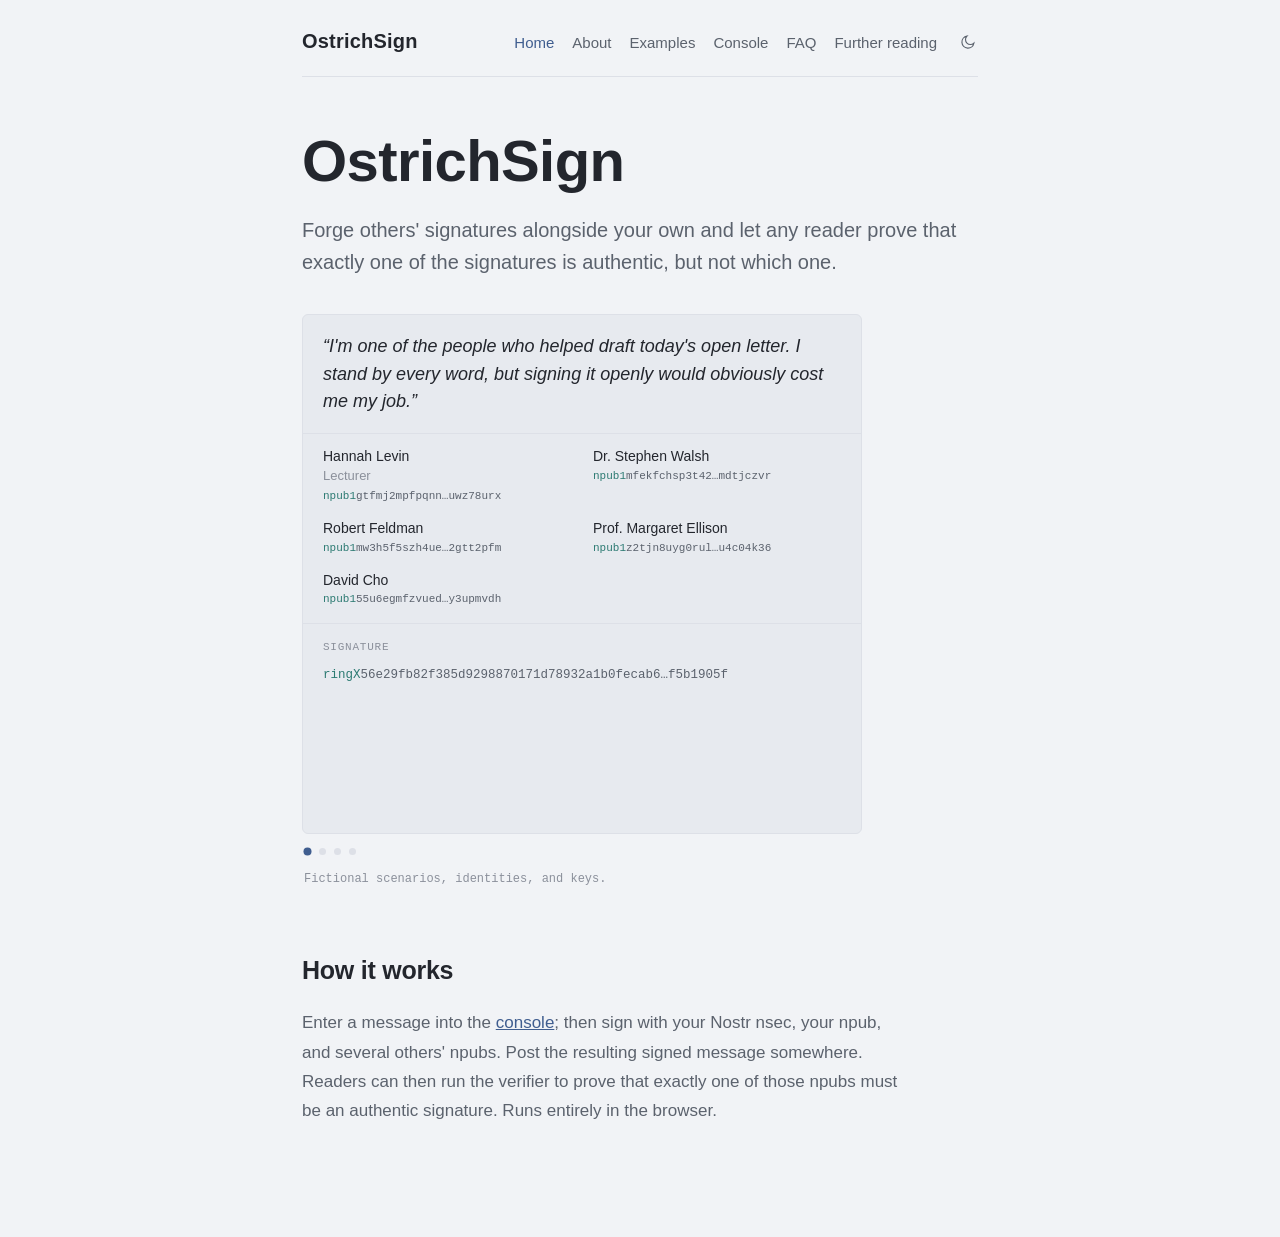
<file: index.html>
<!DOCTYPE html>
<html lang="en">
<head>
<meta charset="utf-8">
<meta name="viewport" content="width=device-width, initial-scale=1">
<title>OstrichSign · Anonymous ring signatures over Nostr keys</title>
<script>(function(){var t;try{t=localStorage.getItem('os-theme');}catch(e){}if(!t){t=matchMedia('(prefers-color-scheme: dark)').matches?'dark':'light';}document.documentElement.setAttribute('data-theme',t);})();</script>
<link rel="stylesheet" href="site.css">
</head>
<body>
<div class="wrap">

  <nav class="nav">
    <a class="wm" href="index.html">Ostrich<span class="ring">Sign</span></a>
    <div class="links">
      <a class="lnk on" href="index.html">Home</a>
      <a class="lnk" href="about.html">About</a>
      <a class="lnk" href="examples.html">Examples</a>
      <a class="lnk" href="console.html">Console</a>
      <a class="lnk" href="faq.html">FAQ</a>
      <a class="lnk" href="reading.html">Further reading</a>
      <button id="themeBtn" class="themetoggle" onclick="toggleTheme()" aria-label="Switch theme">
        <svg class="ic-moon" width="17" height="17" viewBox="0 0 24 24" fill="none" stroke="currentColor" stroke-width="1.6" aria-hidden="true"><path d="M21 12.8A8.5 8.5 0 1 1 11.2 3 6.6 6.6 0 0 0 21 12.8z"/></svg>
        <svg class="ic-sun" width="17" height="17" viewBox="0 0 24 24" fill="none" stroke="currentColor" stroke-width="1.6" aria-hidden="true"><circle cx="12" cy="12" r="4.2"/><path d="M12 2v2M12 20v2M4.9 4.9l1.4 1.4M17.7 17.7l1.4 1.4M2 12h2M20 12h2M4.9 19.1l1.4-1.4M17.7 6.3l1.4-1.4"/></svg>
      </button>
    </div>
  </nav>

  <!-- ===== HERO ===== -->
  <header class="hero">
    <h1>Ostrich<span class="ring">Sign</span></h1>
    <p class="lede">
      Forge others' signatures alongside your own and let any reader prove that exactly one of the signatures is
      authentic, but not which one.
    </p>
    <div id="hero-signed"></div>
    <noscript><p class="signed-cap">The live examples need JavaScript.</p></noscript>
    <p class="signed-cap">Fictional scenarios, identities, and keys.</p>
  </header>


  <section class="section">
    <h2>How it works</h2>
    <div class="lead-block">
      <p>Enter a message into the <a href="console.html">console</a>; then sign with your Nostr nsec, your npub, and several others' npubs. Post the resulting signed message somewhere. Readers can then run the verifier to prove that exactly one of those npubs must be an authentic signature. Runs entirely in the browser.</p>
    </div>
  </section>



</div>
<script src="examples.js"></script>
<script src="signed-card.js"></script>
<script>
function toggleTheme(){var h=document.documentElement,t=h.getAttribute('data-theme')==='dark'?'light':'dark';h.setAttribute('data-theme',t);try{localStorage.setItem('os-theme',t);}catch(e){}}
</script>
</body>
</html>
</file>
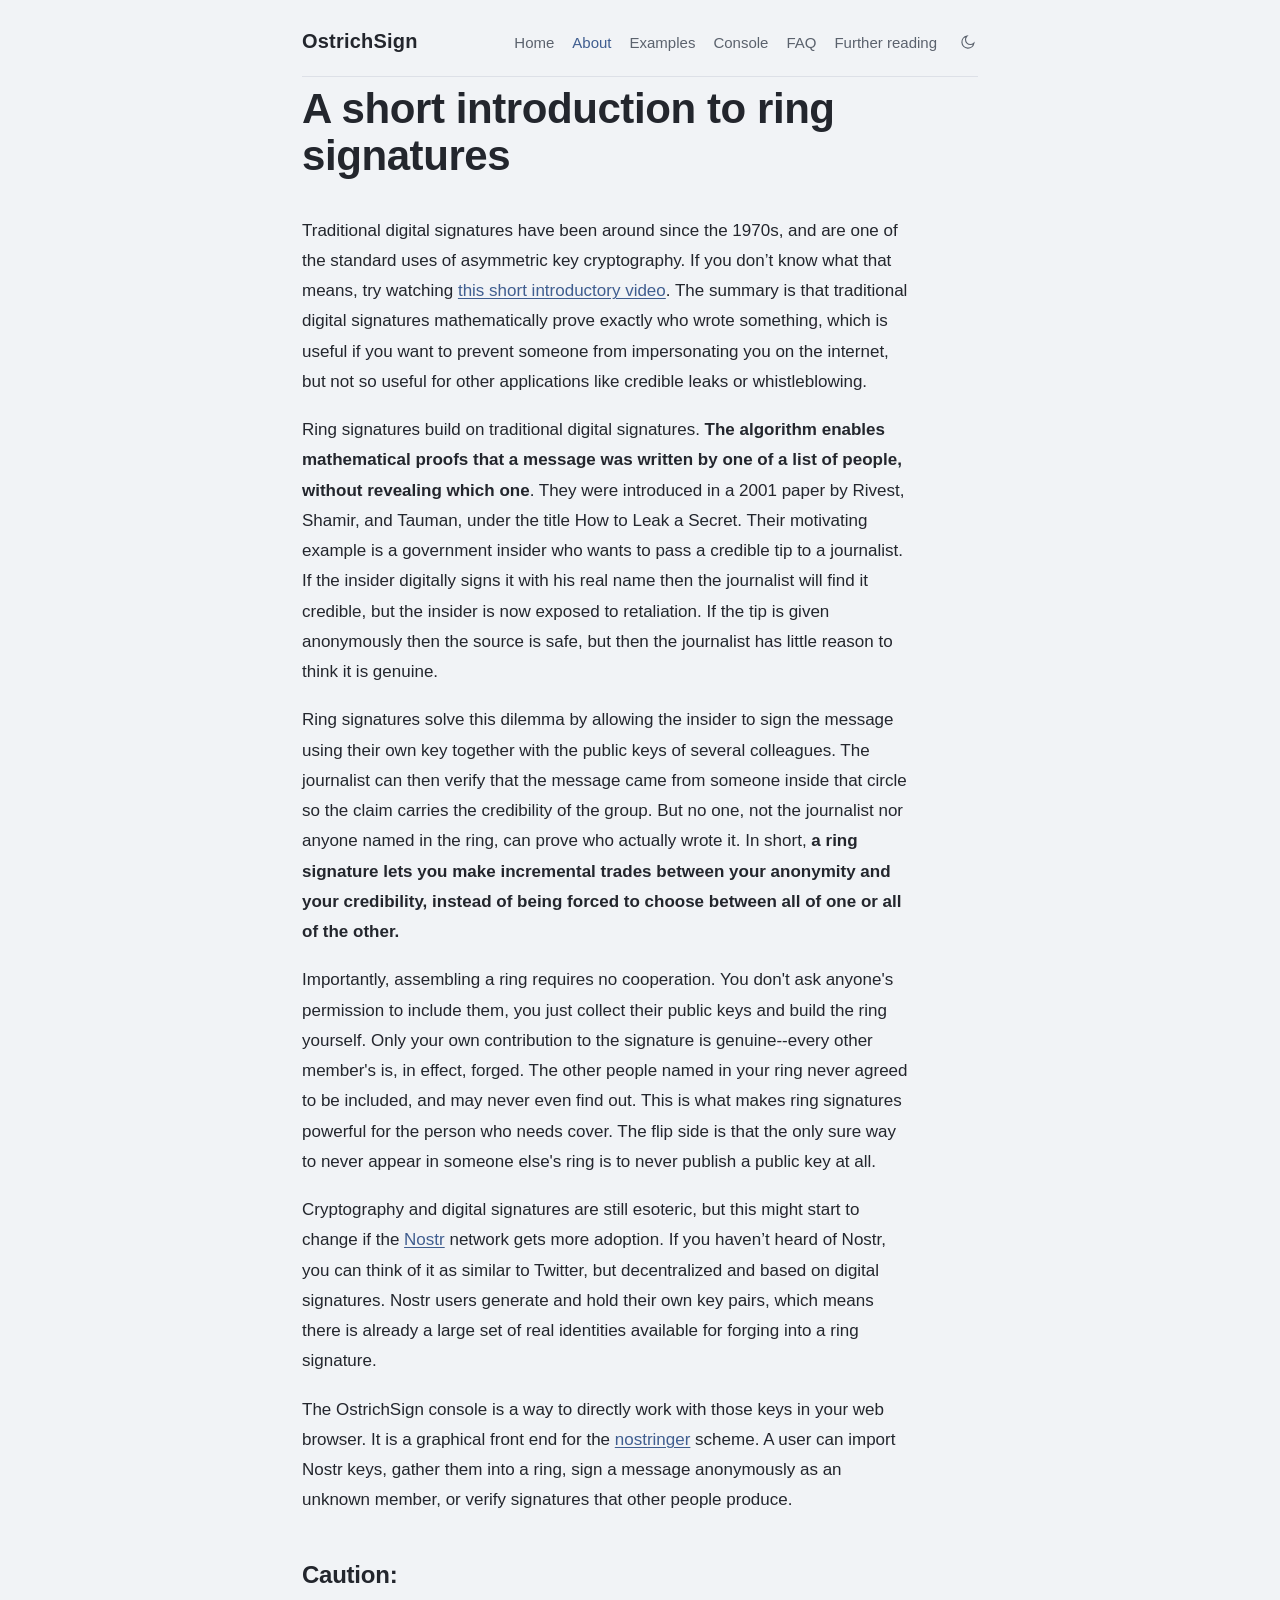
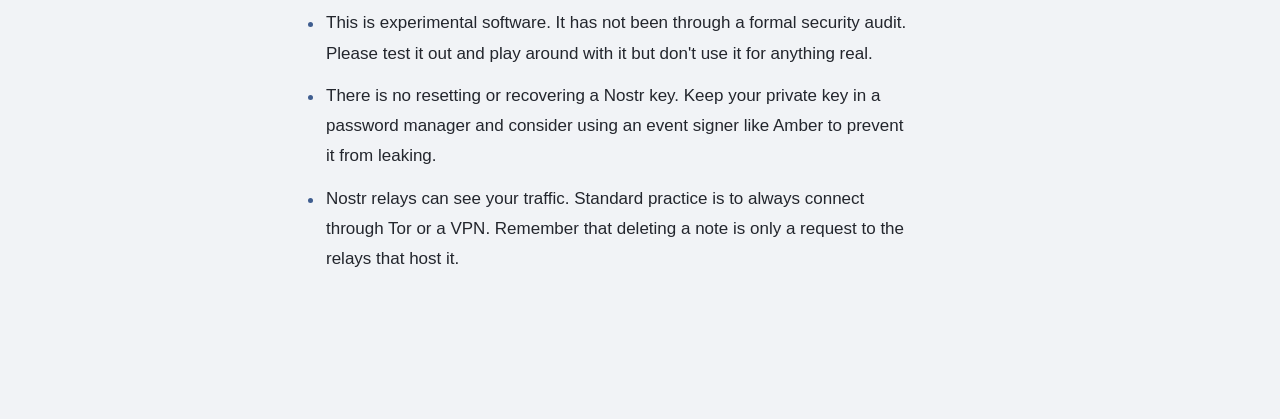
<file: about.html>
<!DOCTYPE html>
<html lang="en">
<head>
<meta charset="utf-8">
<meta name="viewport" content="width=device-width, initial-scale=1">
<title>About · A short introduction to ring signatures — OstrichSign</title>
<script>(function(){var t;try{t=localStorage.getItem('os-theme');}catch(e){}if(!t){t=matchMedia('(prefers-color-scheme: dark)').matches?'dark':'light';}document.documentElement.setAttribute('data-theme',t);})();</script>
<link rel="stylesheet" href="site.css">
</head>
<body>
<div class="wrap">

  <nav class="nav">
    <a class="wm" href="index.html">Ostrich<span class="ring">Sign</span></a>
    <div class="links">
      <a class="lnk" href="index.html">Home</a>
      <a class="lnk on" href="about.html">About</a>
      <a class="lnk" href="examples.html">Examples</a>
      <a class="lnk" href="console.html">Console</a>
      <a class="lnk" href="faq.html">FAQ</a>
      <a class="lnk" href="reading.html">Further reading</a>
      <button id="themeBtn" class="themetoggle" onclick="toggleTheme()" aria-label="Switch theme">
        <svg class="ic-moon" width="17" height="17" viewBox="0 0 24 24" fill="none" stroke="currentColor" stroke-width="1.6" aria-hidden="true"><path d="M21 12.8A8.5 8.5 0 1 1 11.2 3 6.6 6.6 0 0 0 21 12.8z"/></svg>
        <svg class="ic-sun" width="17" height="17" viewBox="0 0 24 24" fill="none" stroke="currentColor" stroke-width="1.6" aria-hidden="true"><circle cx="12" cy="12" r="4.2"/><path d="M12 2v2M12 20v2M4.9 4.9l1.4 1.4M17.7 17.7l1.4 1.4M2 12h2M20 12h2M4.9 19.1l1.4-1.4M17.7 6.3l1.4-1.4"/></svg>
      </button>
    </div>
  </nav>

  <article class="prose">
    <h1>A short introduction to ring signatures</h1>
    <!-- <p class="standfirst">How to prove a message came from inside a group, without revealing which member wrote it.</p> -->
<br>
    <p>Traditional digital signatures have been around since the 1970s, and are one of the standard uses of asymmetric key cryptography. If you don’t know what that means, try watching <a href="https://www.youtube.com/watch?v=GSIDS_lvRv4" target="_blank" rel="noopener">this short introductory video</a>. The summary is that traditional digital signatures mathematically prove exactly who wrote something, which is useful if you want to prevent someone from impersonating you on the internet, but not so useful for other applications like credible leaks or whistleblowing.</p>

    <p>Ring signatures build on traditional digital signatures. <b>The algorithm enables mathematical proofs that a message was written by one of a list of people, without revealing which one</b>. They were introduced in a 2001 paper by Rivest, Shamir, and Tauman, under the title How to Leak a Secret. Their motivating example is a government insider who wants to pass a credible tip to a journalist. If the insider digitally signs it with his real name then the journalist will find it credible, but the insider is now exposed to retaliation. If the tip is given anonymously then the source is safe, but then the journalist has little reason to think it is genuine.</p>

    <p>Ring signatures solve this dilemma by allowing the insider to sign the message using their own key together with the public keys of several colleagues. The journalist can then verify that the message came from someone inside that circle so the claim carries the credibility of the group. But no one, not the journalist nor anyone named in the ring, can prove who actually wrote it. In short, <b>a ring signature lets you make incremental trades between your anonymity and your credibility, instead of being forced to choose between all of one or all of the other.</b></p>

    <p>Importantly, assembling a ring requires no cooperation. You don't ask anyone's permission to include them, you just collect their public keys and build the ring yourself. Only your own contribution to the signature is genuine--every other member's is, in effect, forged. The other people named in your ring never agreed to be included, and may never even find out. This is what makes ring signatures powerful for the person who needs cover. The flip side is that the only sure way to never appear in someone else's ring is to never publish a public key at all.</p>

    <p>Cryptography and digital signatures are still esoteric, but this might start to change if the <a href="https://nostr.com/" target="_blank" rel="noopener">Nostr</a> network gets more adoption. If you haven’t heard of Nostr, you can think of it as similar to Twitter, but decentralized and based on digital signatures. Nostr users generate and hold their own key pairs, which means there is already a large set of real identities available for forging into a ring signature.</p>

    <p>The OstrichSign console is a way to directly work with those keys in your web browser.  It is a graphical front end for the <a href="https://github.com/AbdelStark/nostringer" target="_blank" rel="noopener">nostringer</a> scheme. A user can import Nostr keys, gather them into a ring, sign a message anonymously as an unknown member, or verify signatures that other people produce.</p>

    <h2>Caution:</h2>
    <ul>
      <li>This is experimental software. It has not been through a formal security audit. Please test it out and play around with it but don't use it for anything real.</li>
      <li>There is no resetting or recovering a Nostr key. Keep your private key in a password manager and consider using an event signer like Amber to prevent it from leaking.</li>
      <li>Nostr relays can see your traffic. Standard practice is to always connect through Tor or a VPN. Remember that deleting a note is only a request to the relays that host it.</li>
  
    </ul>

    <br>
    <!-- <p>If you want to try it out, <a href="console.html">open the console</a> and build an example ring.</p> -->
  </article>



</div>
<script>
function toggleTheme(){var h=document.documentElement,t=h.getAttribute('data-theme')==='dark'?'light':'dark';h.setAttribute('data-theme',t);try{localStorage.setItem('os-theme',t);}catch(e){}}
</script>
</body>
</html>
</file>
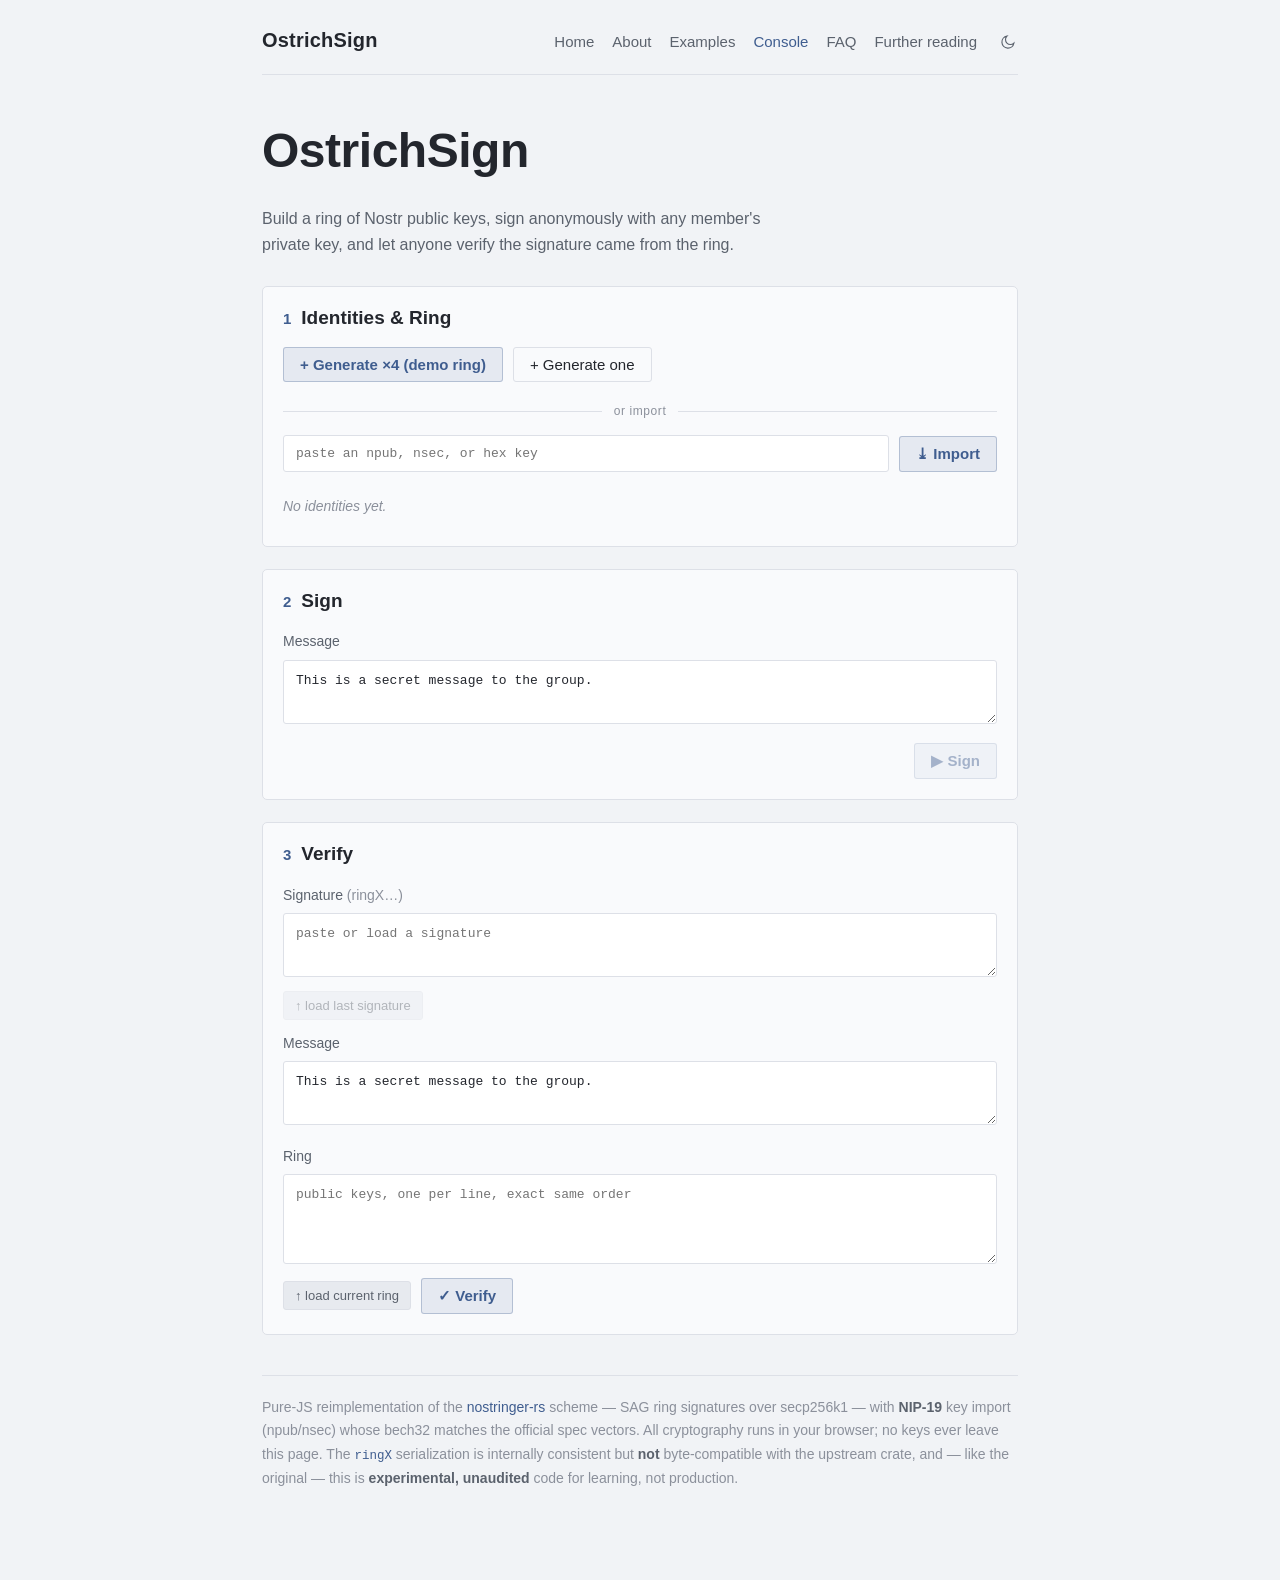
<file: console.html>
<!DOCTYPE html>
<html lang="en">
<head>
<meta charset="utf-8">
<meta name="viewport" content="width=device-width, initial-scale=1">
<title>OstrichSign · Ring Signature Console</title>
<script>(function(){var t;try{t=localStorage.getItem('os-theme');}catch(e){}if(!t){t=matchMedia('(prefers-color-scheme: dark)').matches?'dark':'light';}document.documentElement.setAttribute('data-theme',t);})();</script>
<style>
:root{
  --bg:#f1f3f6; --panel:#f9fafc; --panel2:#e7eaef; --line:#dde0e7;
  --ink:#23262d; --dim:#5b626d; --dimmer:#8b909b;
  --accent:#3f5d8f; --accent-soft:rgba(63,93,143,.10); --accent-line:rgba(63,93,143,.30);
  --green:#357a4a; --green-soft:rgba(53,122,74,.12);
  --red:#b23a4b; --red-soft:rgba(178,58,75,.10);
  --serif:Helvetica,Arial,sans-serif;
  --display:Helvetica,Arial,sans-serif;
  --mono:ui-monospace,SFMono-Regular,Menlo,Consolas,'Liberation Mono',monospace;
  --input-bg:#ffffff;
}
html[data-theme="dark"]{
  --bg:#11141a; --panel:#171b22; --panel2:#1d222b; --line:#262b34;
  --ink:#e4e7ee; --dim:#9aa1ad; --dimmer:#646b78;
  --accent:#8aa6d8; --accent-soft:rgba(138,166,216,.13); --accent-line:rgba(138,166,216,.34);
  --green:#6fcf8f; --green-soft:rgba(111,207,143,.12);
  --red:#e8788a; --red-soft:rgba(232,120,138,.12);
  --input-bg:#0e1116;
}
*{box-sizing:border-box}
html,body{margin:0;background:var(--bg);color:var(--ink);font-family:var(--serif);font-size:16px;line-height:1.6;-webkit-font-smoothing:antialiased}
body{min-height:100vh}
.wrap{max-width:800px;margin:0 auto;padding:0 22px 90px}
::selection{background:var(--accent-soft)}

/* site nav */
.sitenav{display:flex;align-items:baseline;gap:16px;flex-wrap:wrap;padding:24px 0 18px;margin-bottom:8px;border-bottom:1px solid var(--line)}
.sitenav .wm{font-size:20px;font-weight:600;letter-spacing:.01em;color:var(--ink);text-decoration:none}
.sitenav .wm .ring{color:inherit}
.sitenav .links{margin-left:auto;display:flex;align-items:baseline;gap:18px;flex-wrap:wrap}
.sitenav a.lnk{font-size:15px;color:var(--dim);text-decoration:none}
.sitenav a.lnk:hover{color:var(--ink)}
.sitenav a.lnk.on{color:var(--accent)}
.themetoggle{background:none;border:0;padding:2px;margin:0 0 0 2px;cursor:pointer;color:var(--dim);line-height:0;align-self:center}
.themetoggle:hover{color:var(--ink)}
.themetoggle .ic-sun{display:none}.themetoggle .ic-moon{display:inline}
html[data-theme="dark"] .themetoggle .ic-sun{display:inline}
html[data-theme="dark"] .themetoggle .ic-moon{display:none}

/* header (title block, no box) */
header{border:0;background:transparent}
.hd{padding:30px 0 6px}
.brandrow{display:flex;align-items:baseline;gap:14px;flex-wrap:wrap}
h1{font-family:var(--display);font-weight:600;letter-spacing:-.01em;font-size:clamp(30px,6vw,48px);margin:0;color:var(--ink)}
h1 .ring{color:inherit}
.sub{color:var(--dim);margin:16px 0 0;max-width:60ch;font-size:16px;line-height:1.62}
.tag{font-family:var(--mono);font-size:11.5px;color:var(--dimmer);letter-spacing:.02em}
.sub b{color:var(--ink);font-weight:600}

/* panels */
.panel{border:1px solid var(--line);background:var(--panel);margin-top:22px;border-radius:5px}
.phead{display:flex;align-items:baseline;flex-wrap:wrap;gap:10px;padding:16px 20px 10px}
.pnum{font-family:var(--display);font-weight:600;color:var(--accent);font-size:15px}
.ptitle{font-family:var(--display);font-size:19px;font-weight:600;color:var(--ink)}
.phint{flex-basis:100%;margin:4px 0 0;color:var(--dim);font-size:13px;font-style:normal;letter-spacing:.01em}
.orline{display:flex;align-items:center;gap:12px;margin:20px 0 14px;color:var(--dimmer);font-size:12px;letter-spacing:.05em}
.orline:before,.orline:after{content:"";height:1px;background:var(--line);flex:1}
.pbody{padding:4px 20px 20px}
label.fld{display:block;font-size:14px;color:var(--dim);margin:0 0 7px}
label.fld b{color:var(--ink);font-weight:600}
textarea,input[type=text],select{
  width:100%;background:var(--input-bg);color:var(--ink);border:1px solid var(--line);
  font-family:var(--mono);font-size:13px;padding:10px 12px;border-radius:3px;outline:none;resize:vertical}
textarea:focus,input:focus,select:focus{border-color:var(--accent-line);box-shadow:0 0 0 2px var(--accent-soft)}
textarea{min-height:64px;line-height:1.5}
select{appearance:none;cursor:pointer}
.row{display:flex;gap:10px;flex-wrap:wrap;align-items:center}
.grow{flex:1;min-width:160px}
button{
  font-family:var(--serif);font-size:15px;font-weight:500;cursor:pointer;
  background:transparent;color:var(--ink);border:1px solid var(--line);padding:8px 16px;border-radius:3px;transition:.14s}
button:hover{border-color:var(--accent-line);color:var(--accent);background:var(--accent-soft)}
button.primary{background:var(--accent-soft);color:var(--accent);border-color:var(--accent-line);font-weight:600}
button.primary:hover{background:var(--accent);color:var(--bg);border-color:var(--accent)}
button.ghost{background:var(--panel2);color:var(--dim);border-color:var(--line)}
button.ghost:hover{color:var(--accent)}
button:disabled{opacity:.45;cursor:not-allowed}
button:disabled:hover{border-color:var(--line);color:var(--ink);background:transparent}
.seg{display:inline-flex;border:1px solid var(--line);border-radius:3px;overflow:hidden}
.seg button{border:0;border-right:1px solid var(--line);border-radius:0;margin:0}
.seg button:last-child{border-right:0}
.seg button.act{background:var(--accent-soft);color:var(--accent)}

/* identity list */
.idlist{display:flex;flex-direction:column;gap:8px;margin-top:16px}
.idrow{display:grid;grid-template-columns:auto 1fr auto;gap:10px;align-items:center;border:1px solid var(--line);background:var(--bg);padding:10px 12px;border-radius:4px}
.idrow.signer{border-color:var(--accent-line);background:var(--accent-soft)}
.idsel{display:flex;flex-direction:column;gap:6px;align-items:center}
.idmeta{min-width:0}
.idname{font-weight:600;font-size:15px}
.exttag{font-family:var(--mono);color:var(--dimmer);font-weight:400;font-size:10.5px;margin-left:6px;letter-spacing:.04em}
.idkey{font-family:var(--mono);color:var(--dim);font-size:11.5px;white-space:nowrap;overflow:hidden;text-overflow:ellipsis;cursor:pointer}
.idkey .kl{color:var(--dimmer);display:inline-block;width:3.2em}
.idkey:hover{color:var(--accent)}
.idactions{display:flex;gap:6px;align-items:center}
.iddel{margin-left:26px}
.chk{display:flex;align-items:center;gap:7px;font-size:13px;color:var(--dim);cursor:pointer;user-select:none}
.chk input{accent-color:var(--accent);width:15px;height:15px;cursor:pointer}
.iconbtn{padding:6px 11px;font-size:13px}
.empty{color:var(--dimmer);font-size:14px;font-style:italic;padding:8px 0;line-height:1.55}

/* output blocks */
.out{margin-top:16px;border:1px solid var(--line);background:var(--bg);border-radius:4px;padding:14px}
.outlabel{font-size:13px;color:var(--dim);margin-bottom:8px;display:flex;justify-content:flex-end;align-items:center}
.sigtext{font-family:var(--mono);font-size:11.5px;word-break:break-all;color:var(--green);line-height:1.6}
/* verdict */
.verdict{display:flex;align-items:center;gap:16px;border:1px solid var(--line);border-radius:4px;padding:18px;margin-top:16px;background:var(--bg)}
.vbadge{font-family:var(--display);font-weight:700;font-size:20px;letter-spacing:.02em;padding:6px 16px;border-radius:3px}
.v-valid .vbadge{color:var(--green);border:1px solid var(--green-soft);background:var(--green-soft)}
.v-invalid .vbadge{color:var(--red);border:1px solid var(--red-soft);background:var(--red-soft)}
.v-idle .vbadge{color:var(--dimmer);border:1px solid var(--line)}
.vtext{font-size:15px;color:var(--dim);line-height:1.55}
.vtext b{color:var(--ink)}
.note{font-size:14px;color:var(--dimmer);margin-top:12px;line-height:1.55}
.note code{font-family:var(--mono);color:var(--accent);font-size:12.5px}
.linkbadge{font-family:var(--display);font-weight:700;font-size:18px;letter-spacing:.02em}
.toast{position:fixed;bottom:22px;left:50%;transform:translateX(-50%) translateY(20px);background:var(--ink);color:var(--bg);padding:9px 18px;border-radius:4px;font-size:14px;font-weight:500;opacity:0;transition:.25s;pointer-events:none;z-index:50}
.toast.show{opacity:1;transform:translateX(-50%) translateY(0)}
footer{margin-top:40px;color:var(--dimmer);font-size:14px;line-height:1.68;border-top:1px solid var(--line);padding-top:20px}
footer a{color:var(--accent);text-decoration:none}
footer a:hover{text-decoration:underline}
footer b{color:var(--dim);font-weight:600}
footer code{font-family:var(--mono);color:var(--accent);font-size:12.5px}
.kimg{font-family:var(--mono);font-size:10.5px;color:var(--dim);word-break:break-all;margin-top:6px}
.kimg b{color:var(--ink)}
@media(max-width:560px){
  .idrow{grid-template-columns:auto 1fr;grid-template-areas:"sel meta" "act act"}
  .idsel{grid-area:sel}.idmeta{grid-area:meta}.idactions{grid-area:act;justify-content:flex-start;margin-top:2px}
  .iddel{margin-left:auto}
  .sitenav .links{margin-left:0;width:100%}
}
</style>
</head>
<body>
<div class="wrap">
  <nav class="sitenav">
    <a class="wm" href="index.html">Ostrich<span class="ring">Sign</span></a>
    <div class="links">
      <a class="lnk" href="index.html">Home</a>
      <a class="lnk" href="about.html">About</a>
      <a class="lnk" href="examples.html">Examples</a>
      <a class="lnk on" href="console.html">Console</a>
      <a class="lnk" href="faq.html">FAQ</a>
      <a class="lnk" href="reading.html">Further reading</a>
      <button id="themeBtn" class="themetoggle" onclick="toggleTheme()" aria-label="Switch theme">
        <svg class="ic-moon" width="17" height="17" viewBox="0 0 24 24" fill="none" stroke="currentColor" stroke-width="1.6" aria-hidden="true"><path d="M21 12.8A8.5 8.5 0 1 1 11.2 3 6.6 6.6 0 0 0 21 12.8z"/></svg>
        <svg class="ic-sun" width="17" height="17" viewBox="0 0 24 24" fill="none" stroke="currentColor" stroke-width="1.6" aria-hidden="true"><circle cx="12" cy="12" r="4.2"/><path d="M12 2v2M12 20v2M4.9 4.9l1.4 1.4M17.7 17.7l1.4 1.4M2 12h2M20 12h2M4.9 19.1l1.4-1.4M17.7 6.3l1.4-1.4"/></svg>
      </button>
    </div>
  </nav>
  <header>
    <div class="hd">
      <div class="brandrow">
        <h1>Ostrich<span class="ring">Sign</span></h1>
        <!-- <span class="tag">secp256k1 · SAG ring signatures</span> -->
      </div>
      <p class="sub">Build a ring of Nostr public keys, sign anonymously with any member's private key, and let anyone verify the signature came from the ring.</p>
    </div>
  </header>

  <!-- 01 IDENTITIES -->
  <section class="panel">
    <div class="phead"><span class="pnum">1</span><span class="ptitle">Identities &amp; Ring</span></div>
    <div class="pbody">
      <!-- <p class="fld" style="margin:2px 0 16px;max-width:60ch">Build your ring by importing keys you already have or by generating new ones.</p> -->

      <div class="row">
        <button class="primary" id="seedDemo">+ Generate ×4 (demo ring)</button>
        <button id="gen">+ Generate one</button>
      </div>
      <div class="orline"><span>or import</span></div>

      <div class="row">
        <input type="text" class="grow" id="importKey" placeholder="paste an npub, nsec, or hex key">
        <button class="primary" id="importBtn">⤓ Import</button>
      </div>

      <div class="idlist" id="idlist"><div class="empty">No identities yet.</div></div>
    </div>
  </section>

  <!-- 02 SIGN -->
  <section class="panel">
    <div class="phead"><span class="pnum">2</span><span class="ptitle">Sign</span></div>
    <div class="pbody">
      <label class="fld" for="msg">Message</label>
      <textarea id="msg">This is a secret message to the group.</textarea>
      <div class="row" style="margin-top:12px;justify-content:flex-end">
        <button class="primary" id="signBtn" disabled>▶ Sign</button>
      </div>
      <div id="signOut"></div>
    </div>
  </section>

  <!-- 03 VERIFY -->
  <section class="panel">
    <div class="phead"><span class="pnum">3</span><span class="ptitle">Verify</span></div>
    <div class="pbody">
      <label class="fld" for="vsig">Signature <span style="color:var(--dimmer)">(ringX…)</span></label>
      <textarea id="vsig" placeholder="paste or load a signature"></textarea>
      <div class="row" style="margin:6px 0 12px"><button class="ghost iconbtn" id="loadLast" disabled>↑ load last signature</button></div>
      <label class="fld" for="vmsg">Message</label>
      <textarea id="vmsg">This is a secret message to the group.</textarea>
      <label class="fld" for="vring" style="margin-top:12px">Ring</label>
      <textarea id="vring" style="min-height:90px" placeholder="public keys, one per line, exact same order"></textarea>
      <div class="row" style="margin:6px 0 0"><button class="ghost iconbtn" id="loadRing">↑ load current ring</button>
      <button class="primary" id="verifyBtn">✓ Verify</button></div>
      <div id="verifyOut"></div>
    </div>
  </section>

  <footer>
    Pure-JS reimplementation of the <a href="https://github.com/AbdelStark/nostringer-rs" target="_blank" rel="noopener">nostringer-rs</a> scheme — SAG ring signatures over secp256k1 — with <b>NIP-19</b> key import (npub/nsec) whose bech32 matches the official spec vectors. All cryptography runs in your browser; no keys ever leave this page. The <code>ringX</code> serialization is internally consistent but <b>not</b> byte-compatible with the upstream crate, and — like the original — this is <b>experimental, unaudited</b> code for learning, not production.
  </footer>
</div>
<div class="toast" id="toast"></div>

<script>
/* ============================================================
   nostringer-js engine
   Pure-JS secp256k1 + sync SHA-256 + SAG / BLSAG ring signatures
   No external dependencies. Runs in Node and the browser.
   ============================================================ */

/* ---------- synchronous SHA-256 (returns Uint8Array) ---------- */
const SHA256 = (() => {
  const K = new Uint32Array([
    0x428a2f98,0x71374491,0xb5c0fbcf,0xe9b5dba5,0x3956c25b,0x59f111f1,0x923f82a4,0xab1c5ed5,
    0xd807aa98,0x12835b01,0x243185be,0x550c7dc3,0x72be5d74,0x80deb1fe,0x9bdc06a7,0xc19bf174,
    0xe49b69c1,0xefbe4786,0x0fc19dc6,0x240ca1cc,0x2de92c6f,0x4a7484aa,0x5cb0a9dc,0x76f988da,
    0x983e5152,0xa831c66d,0xb00327c8,0xbf597fc7,0xc6e00bf3,0xd5a79147,0x06ca6351,0x14292967,
    0x27b70a85,0x2e1b2138,0x4d2c6dfc,0x53380d13,0x650a7354,0x766a0abb,0x81c2c92e,0x92722c85,
    0xa2bfe8a1,0xa81a664b,0xc24b8b70,0xc76c51a3,0xd192e819,0xd6990624,0xf40e3585,0x106aa070,
    0x19a4c116,0x1e376c08,0x2748774c,0x34b0bcb5,0x391c0cb3,0x4ed8aa4a,0x5b9cca4f,0x682e6ff3,
    0x748f82ee,0x78a5636f,0x84c87814,0x8cc70208,0x90befffa,0xa4506ceb,0xbef9a3f7,0xc67178f2]);
  const rotr = (x,n)=>(x>>>n)|(x<<(32-n));
  return function sha256(msg){
    const ml = msg.length;
    const withOne = ml + 1;
    const k = (56 - (withOne % 64) + 64) % 64;
    const total = withOne + k + 8;
    const b = new Uint8Array(total);
    b.set(msg); b[ml] = 0x80;
    const bitLen = ml * 8;
    // big-endian 64-bit length (high 32 bits assumed 0 for our sizes)
    b[total-4] = (bitLen>>>24)&0xff; b[total-3] = (bitLen>>>16)&0xff;
    b[total-2] = (bitLen>>>8)&0xff;  b[total-1] = bitLen&0xff;
    let h0=0x6a09e667,h1=0xbb67ae85,h2=0x3c6ef372,h3=0xa54ff53a,
        h4=0x510e527f,h5=0x9b05688c,h6=0x1f83d9ab,h7=0x5be0cd19;
    const w = new Uint32Array(64);
    for(let i=0;i<total;i+=64){
      for(let t=0;t<16;t++){
        w[t]=(b[i+4*t]<<24)|(b[i+4*t+1]<<16)|(b[i+4*t+2]<<8)|(b[i+4*t+3]);
      }
      for(let t=16;t<64;t++){
        const s0=rotr(w[t-15],7)^rotr(w[t-15],18)^(w[t-15]>>>3);
        const s1=rotr(w[t-2],17)^rotr(w[t-2],19)^(w[t-2]>>>10);
        w[t]=(w[t-16]+s0+w[t-7]+s1)|0;
      }
      let a=h0,bb=h1,c=h2,d=h3,e=h4,f=h5,g=h6,hh=h7;
      for(let t=0;t<64;t++){
        const S1=rotr(e,6)^rotr(e,11)^rotr(e,25);
        const ch=(e&f)^((~e)&g);
        const t1=(hh+S1+ch+K[t]+w[t])|0;
        const S0=rotr(a,2)^rotr(a,13)^rotr(a,22);
        const maj=(a&bb)^(a&c)^(bb&c);
        const t2=(S0+maj)|0;
        hh=g;g=f;f=e;e=(d+t1)|0;d=c;c=bb;bb=a;a=(t1+t2)|0;
      }
      h0=(h0+a)|0;h1=(h1+bb)|0;h2=(h2+c)|0;h3=(h3+d)|0;
      h4=(h4+e)|0;h5=(h5+f)|0;h6=(h6+g)|0;h7=(h7+hh)|0;
    }
    const out=new Uint8Array(32);
    [h0,h1,h2,h3,h4,h5,h6,h7].forEach((h,i)=>{
      out[4*i]=(h>>>24)&0xff;out[4*i+1]=(h>>>16)&0xff;out[4*i+2]=(h>>>8)&0xff;out[4*i+3]=h&0xff;
    });
    return out;
  };
})();

/* ---------- hex / byte helpers ---------- */
function bytesToHex(b){let s='';for(let i=0;i<b.length;i++)s+=b[i].toString(16).padStart(2,'0');return s;}
function hexToBytes(h){
  if(h.length%2)throw new Error('odd hex length');
  const b=new Uint8Array(h.length/2);
  for(let i=0;i<b.length;i++)b[i]=parseInt(h.substr(2*i,2),16);
  return b;
}
function bytesToBig(b){let x=0n;for(let i=0;i<b.length;i++)x=(x<<8n)|BigInt(b[i]);return x;}
function bigToBytes32(x){
  const b=new Uint8Array(32);
  for(let i=31;i>=0;i--){b[i]=Number(x&0xffn);x>>=8n;}
  return b;
}
function concatBytes(...arrs){
  let len=0;for(const a of arrs)len+=a.length;
  const out=new Uint8Array(len);let o=0;
  for(const a of arrs){out.set(a,o);o+=a.length;}
  return out;
}

/* ---------- secp256k1 field + group ---------- */
const P = 0xFFFFFFFFFFFFFFFFFFFFFFFFFFFFFFFFFFFFFFFFFFFFFFFFFFFFFFFEFFFFFC2Fn;
const N = 0xFFFFFFFFFFFFFFFFFFFFFFFFFFFFFFFEBAAEDCE6AF48A03BBFD25E8CD0364141n;
const Gx = 0x79BE667EF9DCBBAC55A06295CE870B07029BFCDB2DCE28D959F2815B16F81798n;
const Gy = 0x483ADA7726A3C4655DA4FBFC0E1108A8FD17B448A68554199C47D08FFB10D4B8n;
const B = 7n;

function mod(a,m){const r=a%m;return r>=0n?r:r+m;}
function modP(a){return mod(a,P);}
function modN(a){return mod(a,N);}
function powMod(base,exp,m){
  base=mod(base,m);let r=1n;
  while(exp>0n){if(exp&1n)r=(r*base)%m;base=(base*base)%m;exp>>=1n;}
  return r;
}
function invMod(a,m){
  // extended euclid
  let [old_r,r]=[mod(a,m),m];
  let [old_s,s]=[1n,0n];
  while(r!==0n){const q=old_r/r;[old_r,r]=[r,old_r-q*r];[old_s,s]=[s,old_s-q*s];}
  return mod(old_s,m);
}
function sqrtP(a){ // p ≡ 3 mod 4
  return powMod(a,(P+1n)/4n,P);
}

/* Jacobian point: {X,Y,Z}; identity has Z=0 */
const ZERO = {X:0n,Y:1n,Z:0n};
function isZero(pt){return pt.Z===0n;}
function jDouble(p){
  if(p.Z===0n)return ZERO;
  const {X,Y,Z}=p;
  const A=modP(X*X);
  const Bv=modP(Y*Y);
  const C=modP(Bv*Bv);
  let D=modP(2n*(modP((X+Bv)*(X+Bv))-A-C));
  const E=modP(3n*A);
  const F=modP(E*E);
  const X3=modP(F-2n*D);
  const Y3=modP(E*(D-X3)-8n*C);
  const Z3=modP(2n*Y*Z);
  return {X:X3,Y:Y3,Z:Z3};
}
function jAdd(p,q){
  if(p.Z===0n)return q;
  if(q.Z===0n)return p;
  const Z1Z1=modP(p.Z*p.Z);
  const Z2Z2=modP(q.Z*q.Z);
  const U1=modP(p.X*Z2Z2);
  const U2=modP(q.X*Z1Z1);
  const S1=modP(p.Y*q.Z*Z2Z2);
  const S2=modP(q.Y*p.Z*Z1Z1);
  if(U1===U2){
    if(S1!==S2)return ZERO;
    return jDouble(p);
  }
  const H=modP(U2-U1);
  const I=modP((2n*H)*(2n*H));
  const J=modP(H*I);
  const r=modP(2n*(S2-S1));
  const V=modP(U1*I);
  const X3=modP(r*r-J-2n*V);
  const Y3=modP(r*(V-X3)-2n*S1*J);
  const Z3=modP(((p.Z+q.Z)*(p.Z+q.Z)-Z1Z1-Z2Z2)*H);
  return {X:X3,Y:Y3,Z:Z3};
}
function jMul(k,p){
  k=mod(k,N);
  let r=ZERO,addend=p;
  while(k>0n){
    if(k&1n)r=jAdd(r,addend);
    addend=jDouble(addend);
    k>>=1n;
  }
  return r;
}
function toAffine(p){
  if(p.Z===0n)return null; // infinity
  const zinv=invMod(p.Z,P);
  const zinv2=modP(zinv*zinv);
  const zinv3=modP(zinv2*zinv);
  return {x:modP(p.X*zinv2),y:modP(p.Y*zinv3)};
}
function affineToJ(a){return {X:a.x,Y:a.y,Z:1n};}
const G = {X:Gx,Y:Gy,Z:1n};

/* point <-> compressed pubkey bytes (33 bytes) */
function pointToCompressed(pt){
  const a=toAffine(pt);
  if(!a)throw new Error('infinity has no encoding');
  const out=new Uint8Array(33);
  out[0]=(a.y&1n)===0n?0x02:0x03;
  out.set(bigToBytes32(a.x),1);
  return out;
}
function liftX(x){ // returns affine with even y, or null
  if(x>=P)return null;
  const y2=modP(x*x*x+B);
  const y=sqrtP(y2);
  if(modP(y*y)!==y2)return null;
  return {x, y:(y&1n)===0n?y:P-y};
}
function compressedToPoint(b){
  if(b.length!==33||(b[0]!==2&&b[0]!==3))throw new Error('bad compressed point');
  const x=bytesToBig(b.subarray(1));
  const lifted=liftX(x);
  if(!lifted)throw new Error('x not on curve');
  let y=lifted.y;
  if((y&1n)!==BigInt(b[0]-2))y=P-y;
  return {X:x,Y:y,Z:1n};
}

/* parse a public key hex in x-only(64) / compressed(66) / uncompressed(130) -> Jacobian */
function parsePubkeyHex(hex){
  hex=hex.trim().toLowerCase();
  if(hex.length===64){ // x-only -> assume even y (BIP340 / Nostr convention)
    const x=BigInt('0x'+hex);
    const lifted=liftX(x);
    if(!lifted)throw new Error('x-only key not on curve');
    return {X:lifted.x,Y:lifted.y,Z:1n};
  }
  if(hex.length===66){return compressedToPoint(hexToBytes(hex));}
  if(hex.length===130){
    if(!hex.startsWith('04'))throw new Error('bad uncompressed prefix');
    const x=BigInt('0x'+hex.slice(2,66));
    const y=BigInt('0x'+hex.slice(66));
    return {X:x,Y:y,Z:1n};
  }
  throw new Error('pubkey hex must be 64, 66, or 130 chars');
}

/* ---------- key generation ---------- */
function randScalar(){
  // rejection sample in [1, N-1]
  while(true){
    const b=randomBytes(32);
    const x=mod(bytesToBig(b),N);
    if(x!==0n)return x;
  }
}
let randomBytes;
if(typeof window!=='undefined'&&window.crypto&&window.crypto.getRandomValues){
  randomBytes=(n)=>{const b=new Uint8Array(n);window.crypto.getRandomValues(b);return b;};
}else{
  const nodeCrypto=require('crypto');
  randomBytes=(n)=>new Uint8Array(nodeCrypto.randomBytes(n));
}

function generateKeypairHex(format='xonly'){
  const sk=randScalar();
  const pub=jMul(sk,G);
  const aff=toAffine(pub);
  const skHex=bytesToHex(bigToBytes32(sk));
  let pubHex;
  if(format==='xonly'){
    // BIP340: x-only with implicit even y -> if y is odd, negate sk
    let realSk=sk, realAff=aff;
    if((aff.y&1n)===1n){
      realSk=modN(N-sk);
      const p2=toAffine(jMul(realSk,G));
      realAff=p2;
    }
    pubHex=bytesToHex(bigToBytes32(realAff.x));
    return {private_key_hex:bytesToHex(bigToBytes32(realSk)),public_key_hex:pubHex,format};
  }else if(format==='compressed'){
    pubHex=bytesToHex(pointToCompressed(pub));
  }else if(format==='uncompressed'){
    pubHex='04'+bytesToHex(bigToBytes32(aff.x))+bytesToHex(bigToBytes32(aff.y));
  }else throw new Error('unknown format');
  return {private_key_hex:skHex,public_key_hex:pubHex,format};
}

/* ---------- hashing helpers ---------- */
const enc=new TextEncoder();
function hashToScalar(...chunks){
  return modN(bytesToBig(SHA256(concatBytes(...chunks))));
}
// canonical ring serialization: concat of compressed points
function ringBytes(ringPts){
  return concatBytes(...ringPts.map(pointToCompressed));
}
function msgToBytes(message){
  return (message instanceof Uint8Array)?message:enc.encode(String(message));
}

/* hash_to_point via try-and-increment (internal, secp256k1) */
function hashToPoint(pt){
  let h=SHA256(concatBytes(enc.encode('nostringer-js/h2p'),pointToCompressed(pt)));
  for(let ctr=0;ctr<10000;ctr++){
    const x=mod(bytesToBig(h),P);
    const lifted=liftX(x);
    if(lifted)return {X:lifted.x,Y:lifted.y,Z:1n};
    h=SHA256(h);
  }
  throw new Error('hashToPoint failed');
}

/* ---------- normalize a ring (hex -> points), and validate ---------- */
function buildRing(ringPubkeysHex){
  if(ringPubkeysHex.length<2)throw new Error('ring needs at least 2 members');
  return ringPubkeysHex.map(parsePubkeyHex);
}
// derive the public point that a private key maps to, choosing the representation
// that actually appears in the ring (handles x-only even-y convention)
function findSignerIndex(skHex, ringPts){
  const sk=BigInt('0x'+skHex.trim());
  const candidates=[];
  const p1=jMul(sk,G); candidates.push({sk:modN(sk),pt:p1});
  const p2=jMul(modN(N-sk),G); candidates.push({sk:modN(N-sk),pt:p2});
  for(const cand of candidates){
    const cx=toAffine(cand.pt).x, cy=toAffine(cand.pt).y;
    for(let i=0;i<ringPts.length;i++){
      const a=toAffine(ringPts[i]);
      if(a.x===cx&&a.y===cy)return {index:i,sk:cand.sk};
    }
  }
  return {index:-1,sk:modN(sk)};
}

const DOMAIN_SAG=enc.encode('nostringer-js/sag/v1');
const DOMAIN_BLSAG=enc.encode('nostringer-js/blsag/v1');

/* ---------- SAG (unlinkable) ---------- */
function signSag(message, skHex, ringPubkeysHex){
  const ringPts=buildRing(ringPubkeysHex);
  const n=ringPts.length;
  const {index:pi, sk}=findSignerIndex(skHex, ringPts);
  if(pi<0)throw new Error("signer's public key is not in the ring");
  const m=msgToBytes(message);
  const rB=ringBytes(ringPts);

  const c=new Array(n).fill(0n);
  const s=new Array(n).fill(0n);

  const alpha=randScalar();
  let L=jMul(alpha,G);
  c[(pi+1)%n]=hashToScalar(DOMAIN_SAG,rB,m,pointToCompressed(L));

  for(let k=1;k<n;k++){
    const i=(pi+k)%n;
    s[i]=randScalar();
    // L = s[i]*G + c[i]*P_i
    const Li=jAdd(jMul(s[i],G), jMul(c[i],ringPts[i]));
    c[(i+1)%n]=hashToScalar(DOMAIN_SAG,rB,m,pointToCompressed(Li));
  }
  s[pi]=modN(alpha - modN(c[pi]*sk));

  return {variant:'SAG', c0:c[0], s, n};
}
function verifySag(sig, message, ringPubkeysHex){
  const ringPts=buildRing(ringPubkeysHex);
  const n=ringPts.length;
  if(sig.s.length!==n)return false;
  const m=msgToBytes(message);
  const rB=ringBytes(ringPts);
  let c=sig.c0;
  for(let i=0;i<n;i++){
    const Li=jAdd(jMul(sig.s[i],G), jMul(c,ringPts[i]));
    c=hashToScalar(DOMAIN_SAG,rB,m,pointToCompressed(Li));
  }
  return c===sig.c0;
}

/* ---------- BLSAG (linkable) ---------- */
function signBlsag(message, skHex, ringPubkeysHex){
  const ringPts=buildRing(ringPubkeysHex);
  const n=ringPts.length;
  const {index:pi, sk}=findSignerIndex(skHex, ringPts);
  if(pi<0)throw new Error("signer's public key is not in the ring");
  const m=msgToBytes(message);

  const Hp_signer=hashToPoint(ringPts[pi]);
  const I=jMul(sk,Hp_signer); // key image

  const c=new Array(n).fill(0n);
  const s=new Array(n).fill(0n);

  const alpha=randScalar();
  const L0=jMul(alpha,G);
  const R0=jMul(alpha,Hp_signer);
  c[(pi+1)%n]=hashToScalar(DOMAIN_BLSAG,m,pointToCompressed(L0),pointToCompressed(R0));

  for(let k=1;k<n;k++){
    const i=(pi+k)%n;
    s[i]=randScalar();
    const Hp_i=hashToPoint(ringPts[i]);
    const Li=jAdd(jMul(s[i],G), jMul(c[i],ringPts[i]));
    const Ri=jAdd(jMul(s[i],Hp_i), jMul(c[i],I));
    c[(i+1)%n]=hashToScalar(DOMAIN_BLSAG,m,pointToCompressed(Li),pointToCompressed(Ri));
  }
  s[pi]=modN(alpha - modN(c[pi]*sk));

  return {variant:'BLSAG', c0:c[0], s, n, keyImage:pointToCompressed(I)};
}
function verifyBlsag(sig, message, ringPubkeysHex){
  const ringPts=buildRing(ringPubkeysHex);
  const n=ringPts.length;
  if(sig.s.length!==n)return false;
  const m=msgToBytes(message);
  let I;
  try{I=compressedToPoint(sig.keyImage);}catch(e){return false;}
  let c=sig.c0;
  for(let i=0;i<n;i++){
    const Hp_i=hashToPoint(ringPts[i]);
    const Li=jAdd(jMul(sig.s[i],G), jMul(c,ringPts[i]));
    const Ri=jAdd(jMul(sig.s[i],Hp_i), jMul(c,I));
    c=hashToScalar(DOMAIN_BLSAG,m,pointToCompressed(Li),pointToCompressed(Ri));
  }
  return c===sig.c0;
}

/* ---------- compact "ringX..." serialization ---------- */
// layout: tag byte (0=SAG,1=BLSAG) | c0(32) | n is implicit by ring | s[0..n](32 each) | [keyImage(33) if BLSAG]
function serializeSig(sig){
  const tag=new Uint8Array([sig.variant==='SAG'?0:1]);
  const parts=[tag, bigToBytes32(sig.c0), ...sig.s.map(bigToBytes32)];
  if(sig.variant==='BLSAG')parts.push(sig.keyImage);
  const raw=concatBytes(...parts);
  return 'ringX'+bytesToHex(raw);
}
function deserializeSig(str){
  if(!str.startsWith('ringX'))throw new Error('not a ringX signature');
  const raw=hexToBytes(str.slice(5));
  const tag=raw[0];
  const variant=tag===0?'SAG':'BLSAG';
  const body=raw.subarray(1);
  let n, keyImage=null;
  if(variant==='SAG'){
    n=(body.length/32)-1;
  }else{
    n=((body.length-33)/32)-1;
    keyImage=body.subarray(body.length-33);
  }
  const c0=bytesToBig(body.subarray(0,32));
  const s=[];
  for(let i=0;i<n;i++)s.push(bytesToBig(body.subarray(32*(i+1),32*(i+2))));
  return {variant,c0,s,n,keyImage};
}

/* ---------- top-level convenience ---------- */
function sign(message, skHex, ringPubkeysHex, variant='SAG'){
  const sig=(variant.toUpperCase()==='BLSAG')
    ? signBlsag(message, skHex, ringPubkeysHex)
    : signSag(message, skHex, ringPubkeysHex);
  return serializeSig(sig);
}
function verify(sigStr, message, ringPubkeysHex){
  const sig=deserializeSig(sigStr);
  return sig.variant==='BLSAG'
    ? verifyBlsag(sig, message, ringPubkeysHex)
    : verifySag(sig, message, ringPubkeysHex);
}
function keyImageOf(sigStr){
  const sig=deserializeSig(sigStr);
  return sig.keyImage?bytesToHex(sig.keyImage):null;
}
function keyImagesMatch(sigA, sigB){
  const a=keyImageOf(sigA), b=keyImageOf(sigB);
  return !!a && !!b && a===b;
}

/* =====================================================================
   NIP-19 bech32 (npub / nsec / note / nprofile / nevent)
   ===================================================================== */
const BECH_CHARSET='qpzry9x8gf2tvdw0s3jn54khce6mua7l';
function bechPolymod(values){
  const GEN=[0x3b6a57b2,0x26508e6d,0x1ea119fa,0x3d4233dd,0x2a1462b3];
  let chk=1;
  for(const v of values){
    const b=chk>>>25;
    chk=(((chk&0x1ffffff)<<5)^v)>>>0;
    for(let i=0;i<5;i++) if((b>>i)&1) chk=(chk^GEN[i])>>>0;
  }
  return chk>>>0;
}
function bechHrpExpand(hrp){
  const r=[];
  for(let i=0;i<hrp.length;i++)r.push(hrp.charCodeAt(i)>>5);
  r.push(0);
  for(let i=0;i<hrp.length;i++)r.push(hrp.charCodeAt(i)&31);
  return r;
}
function bechVerify(hrp,data){return bechPolymod(bechHrpExpand(hrp).concat(data))===1;}
function bechCreate(hrp,data){
  const values=bechHrpExpand(hrp).concat(data).concat([0,0,0,0,0,0]);
  const mod=bechPolymod(values)^1;
  const r=[];for(let i=0;i<6;i++)r.push((mod>>(5*(5-i)))&31);
  return r;
}
function bech32Encode(hrp,data){
  const combined=data.concat(bechCreate(hrp,data));
  let s=hrp+'1';for(const d of combined)s+=BECH_CHARSET[d];return s;
}
function bech32Decode(str){
  str=str.trim();
  if(str!==str.toLowerCase()&&str!==str.toUpperCase())throw new Error('mixed case');
  str=str.toLowerCase();
  const pos=str.lastIndexOf('1');
  if(pos<1||pos+7>str.length)throw new Error('malformed bech32');
  const hrp=str.slice(0,pos);
  const data=[];
  for(let i=pos+1;i<str.length;i++){
    const d=BECH_CHARSET.indexOf(str[i]);
    if(d===-1)throw new Error('invalid bech32 character');
    data.push(d);
  }
  if(!bechVerify(hrp,data))throw new Error('bad checksum');
  return {hrp,data:data.slice(0,-6)};
}
function convertBits(data,from,to,pad){
  let acc=0,bits=0;const ret=[];const maxv=(1<<to)-1;
  for(const value of data){
    if(value<0||(value>>from)!==0)throw new Error('convertBits: value out of range');
    acc=((acc<<from)|value)>>>0;bits+=from;
    while(bits>=to){bits-=to;ret.push((acc>>bits)&maxv);}
  }
  if(pad){if(bits>0)ret.push((acc<<(to-bits))&maxv);}
  else if(bits>=from||((acc<<(to-bits))&maxv))throw new Error('convertBits: bad padding');
  return ret;
}
// Decode an npub/nsec/note/nprofile/nevent. Returns {type, hex}.
function decodeNostrEntity(str){
  const {hrp,data}=bech32Decode(str);
  const bytes=Uint8Array.from(convertBits(data,5,8,false));
  if(hrp==='npub')return {type:'npub',hex:bytesToHex(bytes)};
  if(hrp==='nsec')return {type:'nsec',hex:bytesToHex(bytes)};
  if(hrp==='note')return {type:'note',hex:bytesToHex(bytes)};
  if(hrp==='nprofile'||hrp==='nevent'){
    // TLV: take first type-0 record (the 32-byte special value)
    let i=0;
    while(i+2<=bytes.length){
      const t=bytes[i], l=bytes[i+1], v=bytes.subarray(i+2,i+2+l);
      if(t===0)return {type:hrp,hex:bytesToHex(v)};
      i+=2+l;
    }
    throw new Error('no primary value in '+hrp);
  }
  throw new Error('unsupported entity: '+hrp);
}
function encodeBech32From32(hrp,hex){
  const bytes=hexToBytes(hex.trim().toLowerCase());
  if(bytes.length!==32)throw new Error('expected 32-byte hex');
  return bech32Encode(hrp,convertBits(Array.from(bytes),8,5,true));
}
function npubEncode(hex){return encodeBech32From32('npub',hex);}
function nsecEncode(hex){return encodeBech32From32('nsec',hex);}
function noteEncode(hex){return encodeBech32From32('note',hex);}

/* =====================================================================
   BIP-340 Schnorr (so events are valid & relay-publishable)
   ===================================================================== */
function xorBytes(a,b){const o=new Uint8Array(a.length);for(let i=0;i<a.length;i++)o[i]=a[i]^b[i];return o;}
function taggedHash(tag,msg){
  const th=SHA256(enc.encode(tag));
  return SHA256(concatBytes(th,th,msg));
}
// x-only pubkey (32-byte hex) for a private key hex
function xonlyPubFromPriv(skHex){
  const d0=BigInt('0x'+skHex.trim());
  if(d0<=0n||d0>=N)throw new Error('private key out of range');
  const Paff=toAffine(jMul(d0,G));
  return bytesToHex(bigToBytes32(Paff.x));
}
function schnorrSign(msg32, skHex, auxBytes){
  const d0=BigInt('0x'+skHex.trim());
  if(d0<=0n||d0>=N)throw new Error('private key out of range');
  const Paff=toAffine(jMul(d0,G));
  const d=(Paff.y&1n)===0n?d0:(N-d0);
  const px=bigToBytes32(Paff.x);
  const aux=auxBytes||new Uint8Array(32); // deterministic when zero
  const t=xorBytes(bigToBytes32(d), taggedHash('BIP0340/aux',aux));
  const rand=taggedHash('BIP0340/nonce', concatBytes(t,px,msg32));
  let k0=modN(bytesToBig(rand));
  if(k0===0n)throw new Error('nonce is zero');
  const Raff=toAffine(jMul(k0,G));
  const k=(Raff.y&1n)===0n?k0:(N-k0);
  const rx=bigToBytes32(Raff.x);
  const e=modN(bytesToBig(taggedHash('BIP0340/challenge', concatBytes(rx,px,msg32))));
  const s=modN(k+e*d);
  return bytesToHex(concatBytes(rx, bigToBytes32(s)));
}
function schnorrVerify(msg32, pubHex, sigHex){
  const sig=hexToBytes(sigHex);
  if(sig.length!==64)return false;
  const px=BigInt('0x'+pubHex.trim());
  if(px>=P)return false;
  const lifted=liftX(px); // even-y lift, per BIP-340
  if(!lifted)return false;
  const Ppt={X:lifted.x,Y:lifted.y,Z:1n};
  const r=bytesToBig(sig.subarray(0,32));
  const s=bytesToBig(sig.subarray(32,64));
  if(r>=P||s>=N)return false;
  const e=modN(bytesToBig(taggedHash('BIP0340/challenge',
    concatBytes(bigToBytes32(r),bigToBytes32(px),msg32))));
  // R = s*G - e*P
  const R=jAdd(jMul(s,G), jMul(modN(N-e),Ppt));
  const Raff=toAffine(R);
  if(!Raff)return false;
  if((Raff.y&1n)!==0n)return false;
  return Raff.x===r;
}

/* =====================================================================
   NIP-01 event id + ring-signed anonymous events
   ===================================================================== */
function eventId(ev){
  // serialized = [0, pubkey, created_at, kind, tags, content]
  const serial=JSON.stringify([0, ev.pubkey, ev.created_at, ev.kind, ev.tags, ev.content]);
  return bytesToHex(SHA256(enc.encode(serial)));
}
// Build a complete, valid, publishable Nostr event whose authorship is proven
// by a ring signature (in tags) while the envelope is signed by a throwaway key.
function buildRingSignedEvent(opts){
  // opts: {content, kind, created_at, signerPrivHex, ringPubkeysHex, variant}
  const content=opts.content;
  const kind=opts.kind??1;
  const created_at=opts.created_at??Math.floor(Date.now()/1000);
  const variant=(opts.variant||'SAG').toUpperCase();
  const ring=opts.ringPubkeysHex;
  // 1) ring-sign the content
  const ringSig=sign(content, opts.signerPrivHex, ring, variant);
  // 2) ephemeral keypair for the envelope (anonymous author)
  const eph=generateKeypairHex('xonly');
  const pubkey=eph.public_key_hex; // x-only
  // 3) tags carry the ring proof
  const tags=[
    ['nostringer','v1',variant],
    ['ring_sig',ringSig],
    ...ring.map(pk=>['ring_pubkey',pk]),
  ];
  // 4) assemble + id + envelope schnorr sig
  const base={pubkey,created_at,kind,tags,content};
  const id=eventId(base);
  const sig=schnorrSign(hexToBytes(id), eph.private_key_hex);
  return {id, pubkey, created_at, kind, tags, content, sig,
          _ephemeral_npub:npubEncode(pubkey), _ring_variant:variant};
}
// Verify both layers of a ring-signed event.
function verifyRingSignedEvent(ev){
  const result={envelope:false, ring:false, idOk:false, variant:null, ringSize:0, errors:[]};
  try{
    const recomputed=eventId({pubkey:ev.pubkey,created_at:ev.created_at,kind:ev.kind,tags:ev.tags,content:ev.content});
    result.idOk = recomputed===ev.id;
    if(!result.idOk)result.errors.push('event id mismatch');
  }catch(e){result.errors.push('id: '+e.message);}
  try{ result.envelope=schnorrVerify(hexToBytes(ev.id), ev.pubkey, ev.sig);
       if(!result.envelope)result.errors.push('envelope schnorr sig invalid');
  }catch(e){result.errors.push('envelope: '+e.message);}
  try{
    const sigTag=(ev.tags||[]).find(t=>t[0]==='ring_sig');
    const ring=(ev.tags||[]).filter(t=>t[0]==='ring_pubkey').map(t=>t[1]);
    result.ringSize=ring.length;
    const vTag=(ev.tags||[]).find(t=>t[0]==='nostringer');
    result.variant=vTag?vTag[2]:(sigTag?deserializeSig(sigTag[1]).variant:null);
    if(!sigTag)throw new Error('no ring_sig tag');
    if(ring.length<2)throw new Error('ring too small');
    result.ring=verify(sigTag[1], ev.content, ring);
    if(!result.ring)result.errors.push('ring signature does not verify over content+ring');
  }catch(e){result.errors.push('ring: '+e.message);}
  result.valid=result.idOk&&result.envelope&&result.ring;
  return result;
}

/* =====================================================================
   Public-key format conversion (re-encode the same key/point)
   ===================================================================== */
function encodePointHex(aff, fmt){
  const xh=bytesToHex(bigToBytes32(aff.x));
  if(fmt==='xonly')return xh;
  if(fmt==='compressed')return ((aff.y&1n)===0n?'02':'03')+xh;
  if(fmt==='uncompressed')return '04'+xh+bytesToHex(bigToBytes32(aff.y));
  throw new Error('unknown format: '+fmt);
}
// Encode the public key of a private key in the requested format.
function pubkeyInFormat(privHex, fmt){
  const d=BigInt('0x'+privHex.trim());
  return encodePointHex(toAffine(jMul(d,G)), fmt);
}
// Re-encode an existing public key into another format (same underlying point).
function convertPubkey(pubHex, fmt){
  return encodePointHex(toAffine(parsePubkeyHex(pubHex)), fmt);
}
// BIP-340-correct npub / nsec for a private key (x is parity-independent;
// nsec is normalised to the even-y secret so the pair is consistent).
function npubFromPriv(privHex){return npubEncode(pubkeyInFormat(privHex,'xonly'));}
function nsecFromPriv(privHex){
  let d=BigInt('0x'+privHex.trim());
  if((toAffine(jMul(d,G)).y&1n)===1n)d=modN(N-d);
  return nsecEncode(bytesToHex(bigToBytes32(d)));
}

const NostringerJS={
  generateKeypairHex, sign, verify, keyImageOf, keyImagesMatch,
  serializeSig, deserializeSig, parsePubkeyHex, bytesToHex,
  // NIP-19
  decodeNostrEntity, npubEncode, nsecEncode, noteEncode, bech32Decode, bech32Encode,
  // BIP-340 + events
  schnorrSign, schnorrVerify, xonlyPubFromPriv, eventId,
  buildRingSignedEvent, verifyRingSignedEvent,
  // format conversion
  pubkeyInFormat, convertPubkey, npubFromPriv, nsecFromPriv,
};
if(typeof module!=='undefined'&&module.exports)module.exports=NostringerJS;
if(typeof window!=='undefined')window.NostringerJS=NostringerJS;

</script>
<script>
/* ================= UI ================= */
const $=s=>document.querySelector(s);
const NS=window.NostringerJS;
let identities=[];   // {label,priv,pub,inRing,signer}   pub is x-only hex
let extKeys=[];      // {label,pub,inRing}               pub as pasted (64/66/130 hex)
let counter=0;
let lastSig=null;

function toast(t){const el=$('#toast');el.textContent=t;el.classList.add('show');clearTimeout(el._t);el._t=setTimeout(()=>el.classList.remove('show'),1400);}
function copy(text,label){navigator.clipboard.writeText(text).then(()=>toast((label||'copied')+' ✓'));}
function short(k){return k.length>22?k.slice(0,10)+'…'+k.slice(-8):k;}
function escapeHtml(s){return String(s).replace(/[&<>"']/g,c=>({'&':'&amp;','<':'&lt;','>':'&gt;','"':'&quot;',"'":'&#39;'}[c]));}
function mkbtn(label,fn){const b=document.createElement('button');b.className='iconbtn ghost';b.textContent=label;b.onclick=fn;return b;}
function pad(n){return String(n).padStart(2,'0');}

function currentRing(){ // ordered: identities in ring, then external in ring
  const a=identities.filter(i=>i.inRing).map(i=>i.pub);
  const b=extKeys.filter(e=>e.inRing).map(e=>e.pub);
  return a.concat(b);
}
function signerObj(){return identities.find(i=>i.signer&&i.inRing);}
// npub for a public key, when it is x-only (64 hex); other encodings have no npub form
function npubOf(pubHex){return pubHex.length===64?NS.npubEncode(pubHex):null;}
function mkKeyLine(lbl,val,copyLabel){
  const d=document.createElement('div');d.className='idkey';d.title='click to copy '+copyLabel;
  const k=document.createElement('span');k.className='kl';k.textContent=lbl;
  d.appendChild(k);d.appendChild(document.createTextNode(short(val)));
  d.onclick=()=>copy(val,copyLabel);return d;
}

function render(){
  const list=$('#idlist');
  const all=[...identities,...extKeys];
  if(all.length===0){list.innerHTML='<div class="empty">No identities yet.</div>';}
  else{
    list.innerHTML='';
    identities.forEach(i=>list.appendChild(idRow(i,true)));
    extKeys.forEach(e=>list.appendChild(idRow(e,false)));
  }
  const rs=currentRing().length;
  // signer + sign button
  const s=signerObj();
  var _sh=$('#signerHint'); if(_sh)_sh.textContent=s?('Signing as '+s.label+' — hidden in the ring'):'Select a signer below.';
  $('#signBtn').disabled=!(s && rs>=2);
}

function idRow(o,owned){
  const div=document.createElement('div');
  div.className='idrow'+(owned&&o.signer&&o.inRing?' signer':'');
  // selector column
  const sel=document.createElement('div');sel.className='idsel';
  const ring=document.createElement('label');ring.className='chk';ring.title='include in ring';
  const cb=document.createElement('input');cb.type='checkbox';cb.checked=o.inRing;
  cb.onchange=()=>{o.inRing=cb.checked;if(!cb.checked&&o.signer)o.signer=false;render();};
  ring.appendChild(cb);const rl=document.createElement('span');rl.textContent='ring';ring.appendChild(rl);
  sel.appendChild(ring);
  if(owned){
    const sgn=document.createElement('label');sgn.className='chk';sgn.title='sign as this identity';
    const rb=document.createElement('input');rb.type='radio';rb.name='signer';rb.checked=!!o.signer;rb.style.borderRadius='50%';
    rb.onchange=()=>{identities.forEach(x=>x.signer=false);o.signer=true;if(!o.inRing){o.inRing=true;}render();};
    sgn.appendChild(rb);const sl=document.createElement('span');sl.textContent='sign';sgn.appendChild(sl);
    sel.appendChild(sgn);
  }
  div.appendChild(sel);
  // meta
  const meta=document.createElement('div');meta.className='idmeta';
  const nm=document.createElement('div');nm.className='idname';
  nm.appendChild(document.createTextNode(o.label));
  if(!owned){const ex=document.createElement('span');ex.className='exttag';ex.textContent='external';nm.appendChild(ex);}
  meta.appendChild(nm);
  meta.appendChild(mkKeyLine('hex',o.pub,'public key hex'));
  const np=npubOf(o.pub);
  if(np)meta.appendChild(mkKeyLine('npub',np,'npub'));
  div.appendChild(meta);
  // actions
  const act=document.createElement('div');act.className='idactions';
  if(owned){
    act.appendChild(mkbtn('nsec',()=>copy(NS.nsecFromPriv(o.priv),'nsec')));
  }
  const del=document.createElement('button');del.className='iconbtn ghost iddel';del.textContent='✕';del.title='remove';
  del.onclick=()=>{if(owned)identities=identities.filter(x=>x!==o);else extKeys=extKeys.filter(x=>x!==o);render();};
  act.appendChild(del);div.appendChild(act);
  return div;
}

function nextLabel(){counter++;return 'Member '+String(counter).padStart(2,'0');}

/* generate */
// always x-only: generateKeypairHex('xonly') negates sk when needed so the
// private key maps to the even-y point that the x-only encoding denotes.
function newIdentity(label,signer){
  const kp=NS.generateKeypairHex('xonly');
  return {label,priv:kp.private_key_hex,pub:kp.public_key_hex,inRing:true,signer};
}
$('#gen').onclick=()=>{
  identities.push(newIdentity(nextLabel(),identities.every(i=>!i.signer)));
  render();
};
$('#seedDemo').onclick=()=>{
  identities=[];extKeys=[];counter=0;lastSig=null;$('#signOut').innerHTML='';$('#loadLast').disabled=true;
  for(let idx=0;idx<4;idx++)identities.push(newIdentity(nextLabel(),idx===1));
  render();toast('Generated 4 demo members');
};
$('#importBtn').onclick=()=>{
  const v=$('#importKey').value.trim();
  if(!v)return;
  try{
    if(v.toLowerCase().startsWith('nsec')){
      const d=NS.decodeNostrEntity(v);
      counter++;identities.push({label:'Imported '+pad(counter),priv:d.hex,pub:NS.xonlyPubFromPriv(d.hex),inRing:true,signer:identities.every(i=>!i.signer)});
      toast('nsec imported — can sign');
    }else if(v.toLowerCase().startsWith('npub')||v.toLowerCase().startsWith('nprofile')){
      const d=NS.decodeNostrEntity(v);
      counter++;extKeys.push({label:'External '+pad(counter),pub:d.hex,inRing:true});
      toast('npub added to ring');
    }else{
      const hex=v.toLowerCase();NS.parsePubkeyHex(hex); // validate: x-only(64) / compressed(66) / uncompressed(130) all accepted
      counter++;extKeys.push({label:'External '+pad(counter),pub:hex,inRing:true});
      toast('pubkey added to ring');
    }
    $('#importKey').value='';render();
  }catch(e){toast('import failed: '+e.message);}
};

/* sign */
$('#signBtn').onclick=()=>{
  const s=signerObj();const ring=currentRing();const msg=$('#msg').value;
  try{
    const sig=NS.sign(msg,s.priv,ring,'SAG');
    lastSig={sig,ringSize:ring.length,msg,ring:ring.slice()};
    renderSignOut();render();
    $('#loadLast').disabled=false;
  }catch(e){
    $('#signOut').innerHTML='<div class="verdict v-invalid"><span class="vbadge">error</span><span class="vtext">'+e.message+'</span></div>';
  }
};
function renderSignOut(){
  $('#signOut').innerHTML=
    '<div class="out"><div class="outlabel"><button class="iconbtn ghost" id="copySig">copy</button></div>'+
    '<div class="sigtext">'+lastSig.sig+'</div>'+
    '</div>';
  $('#copySig').onclick=()=>copy(lastSig.sig,'signature');
}

/* verify */
$('#loadLast').onclick=()=>{if(lastSig){$('#vsig').value=lastSig.sig;$('#vmsg').value=lastSig.msg;$('#vring').value=lastSig.ring.join('\n');toast('loaded');}};
$('#loadRing').onclick=()=>{const r=currentRing();if(r.length){$('#vring').value=r.join('\n');toast('ring loaded');}else toast('ring is empty');};
$('#verifyBtn').onclick=()=>{
  const sig=$('#vsig').value.trim();
  const msg=$('#vmsg').value;
  const ring=$('#vring').value.split('\n').map(x=>x.trim()).filter(Boolean);
  const out=$('#verifyOut');
  if(!sig){out.innerHTML=verdict('idle','—','Paste a signature to verify.');return;}
  if(ring.length<2){out.innerHTML=verdict('invalid','INVALID','The ring needs at least two public keys.');return;}
  try{
    const ok=NS.verify(sig,msg,ring);
    if(ok)out.innerHTML=verdict('valid','VALID','This message was signed by the private key corresponding to one of these <b>'+ring.length+'</b> keys.');
    else out.innerHTML=verdict('invalid','INVALID','The message, the ring, or its <b>order</b> doesn\'t match what was signed.');
  }catch(e){out.innerHTML=verdict('invalid','ERROR',e.message);}
};
function verdict(kind,badge,text){
  return '<div class="verdict v-'+kind+'"><span class="vbadge">'+badge+'</span><span class="vtext">'+text+'</span></div>';
}

render();
</script>
<script>
function toggleTheme(){var h=document.documentElement,t=h.getAttribute('data-theme')==='dark'?'light':'dark';h.setAttribute('data-theme',t);try{localStorage.setItem('os-theme',t);}catch(e){}}
</script>
</body>
</html>
</file>
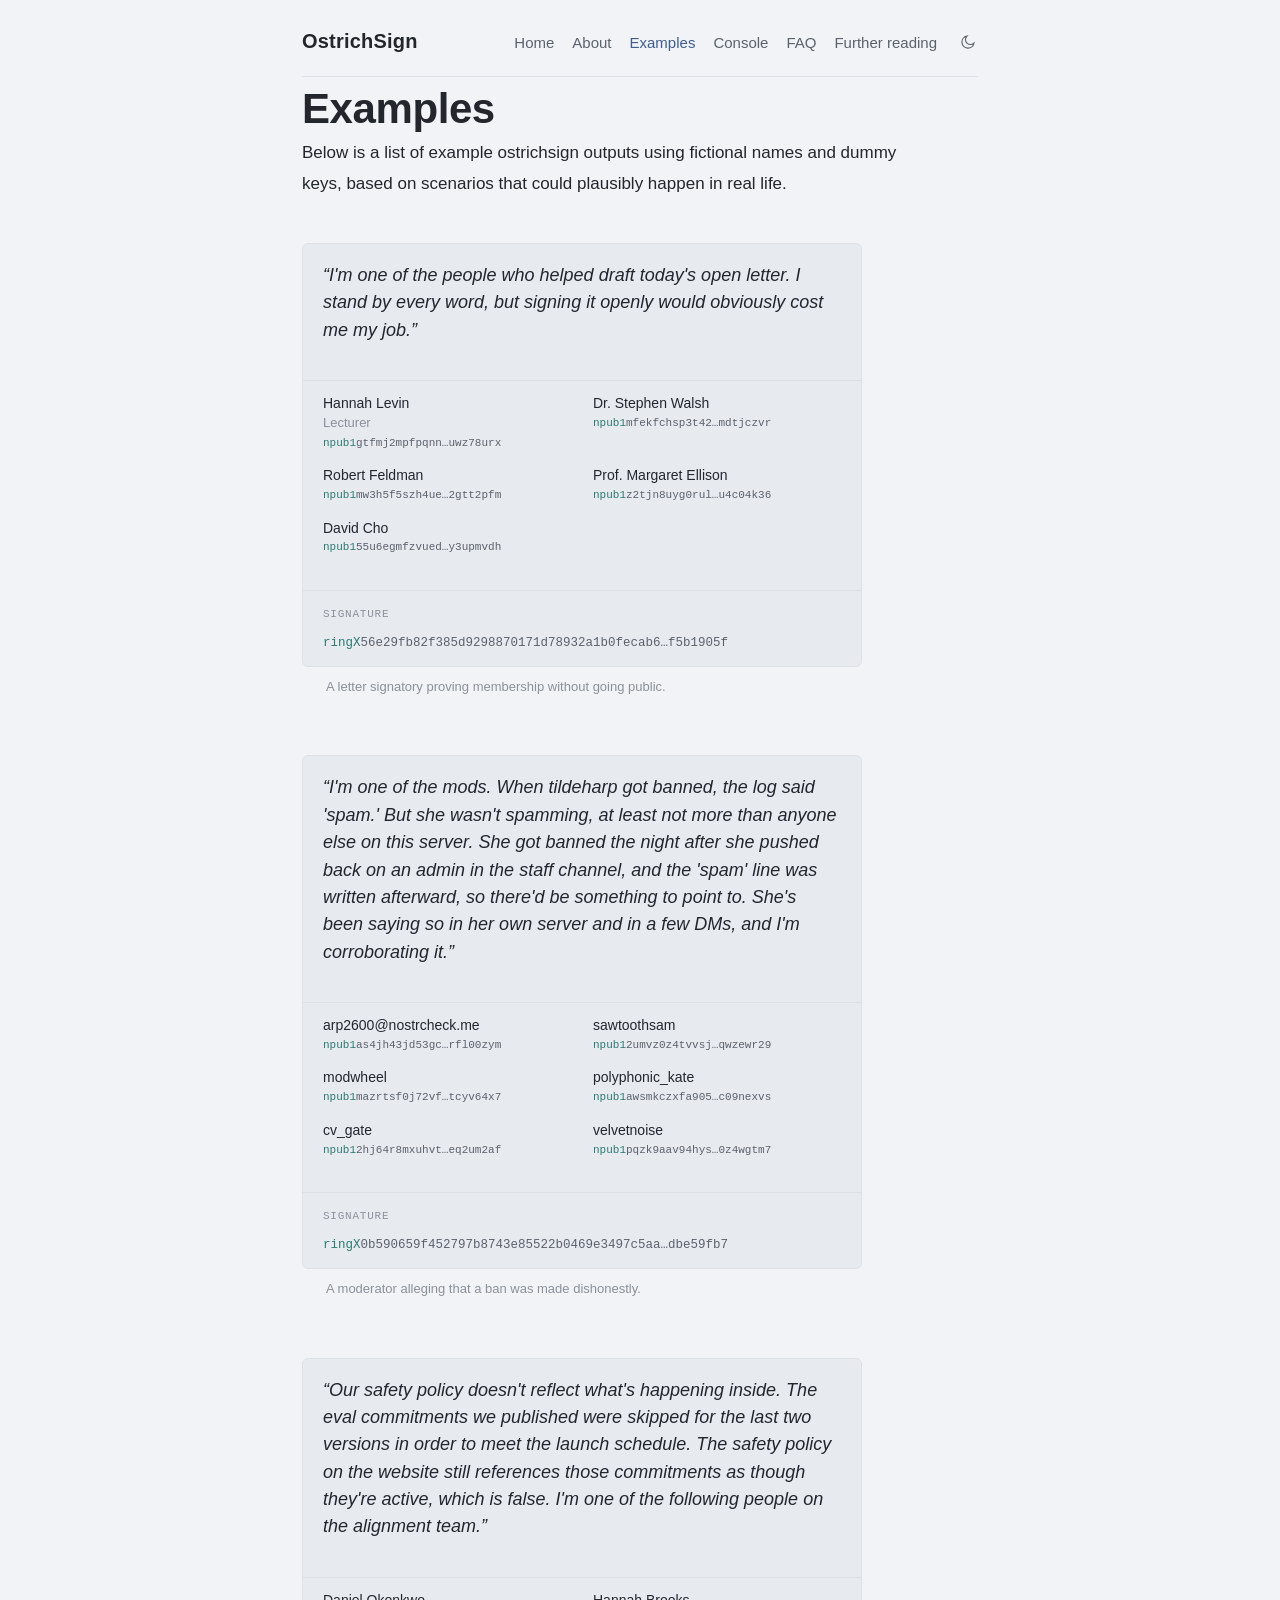
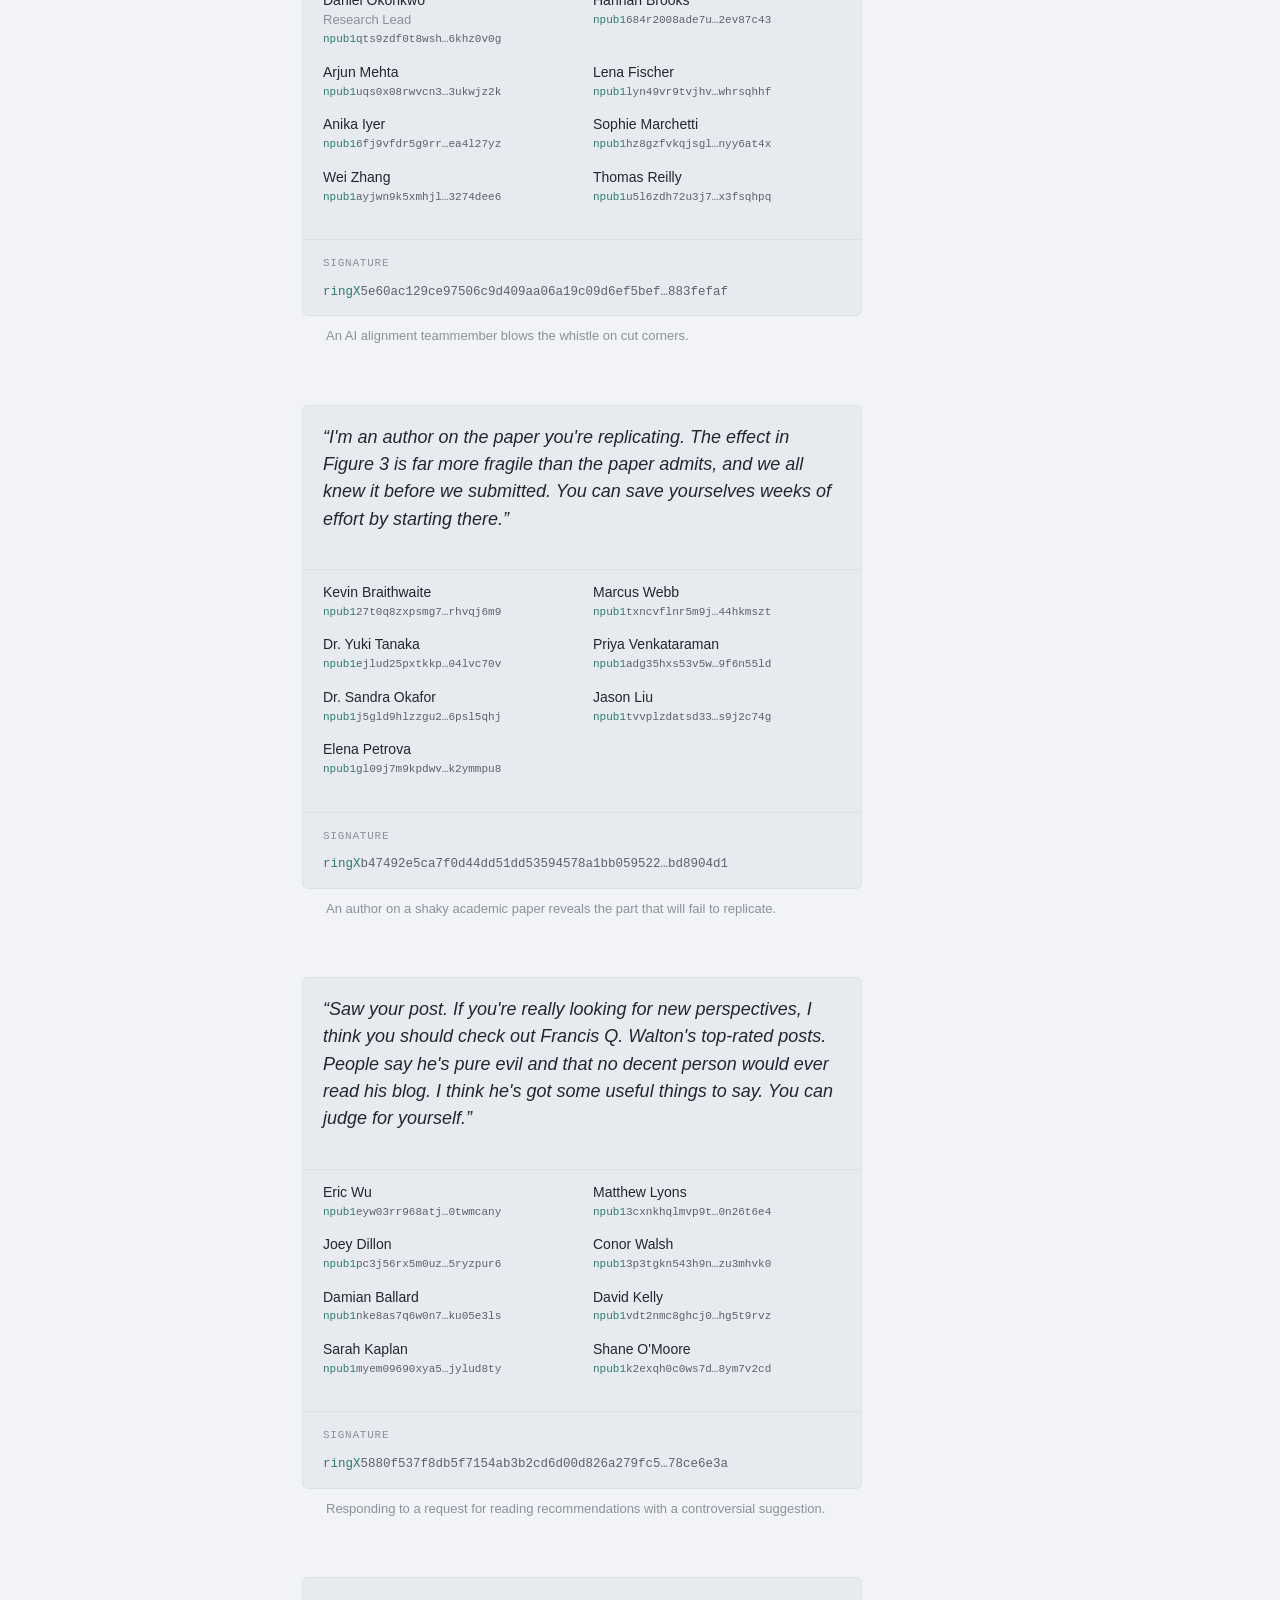
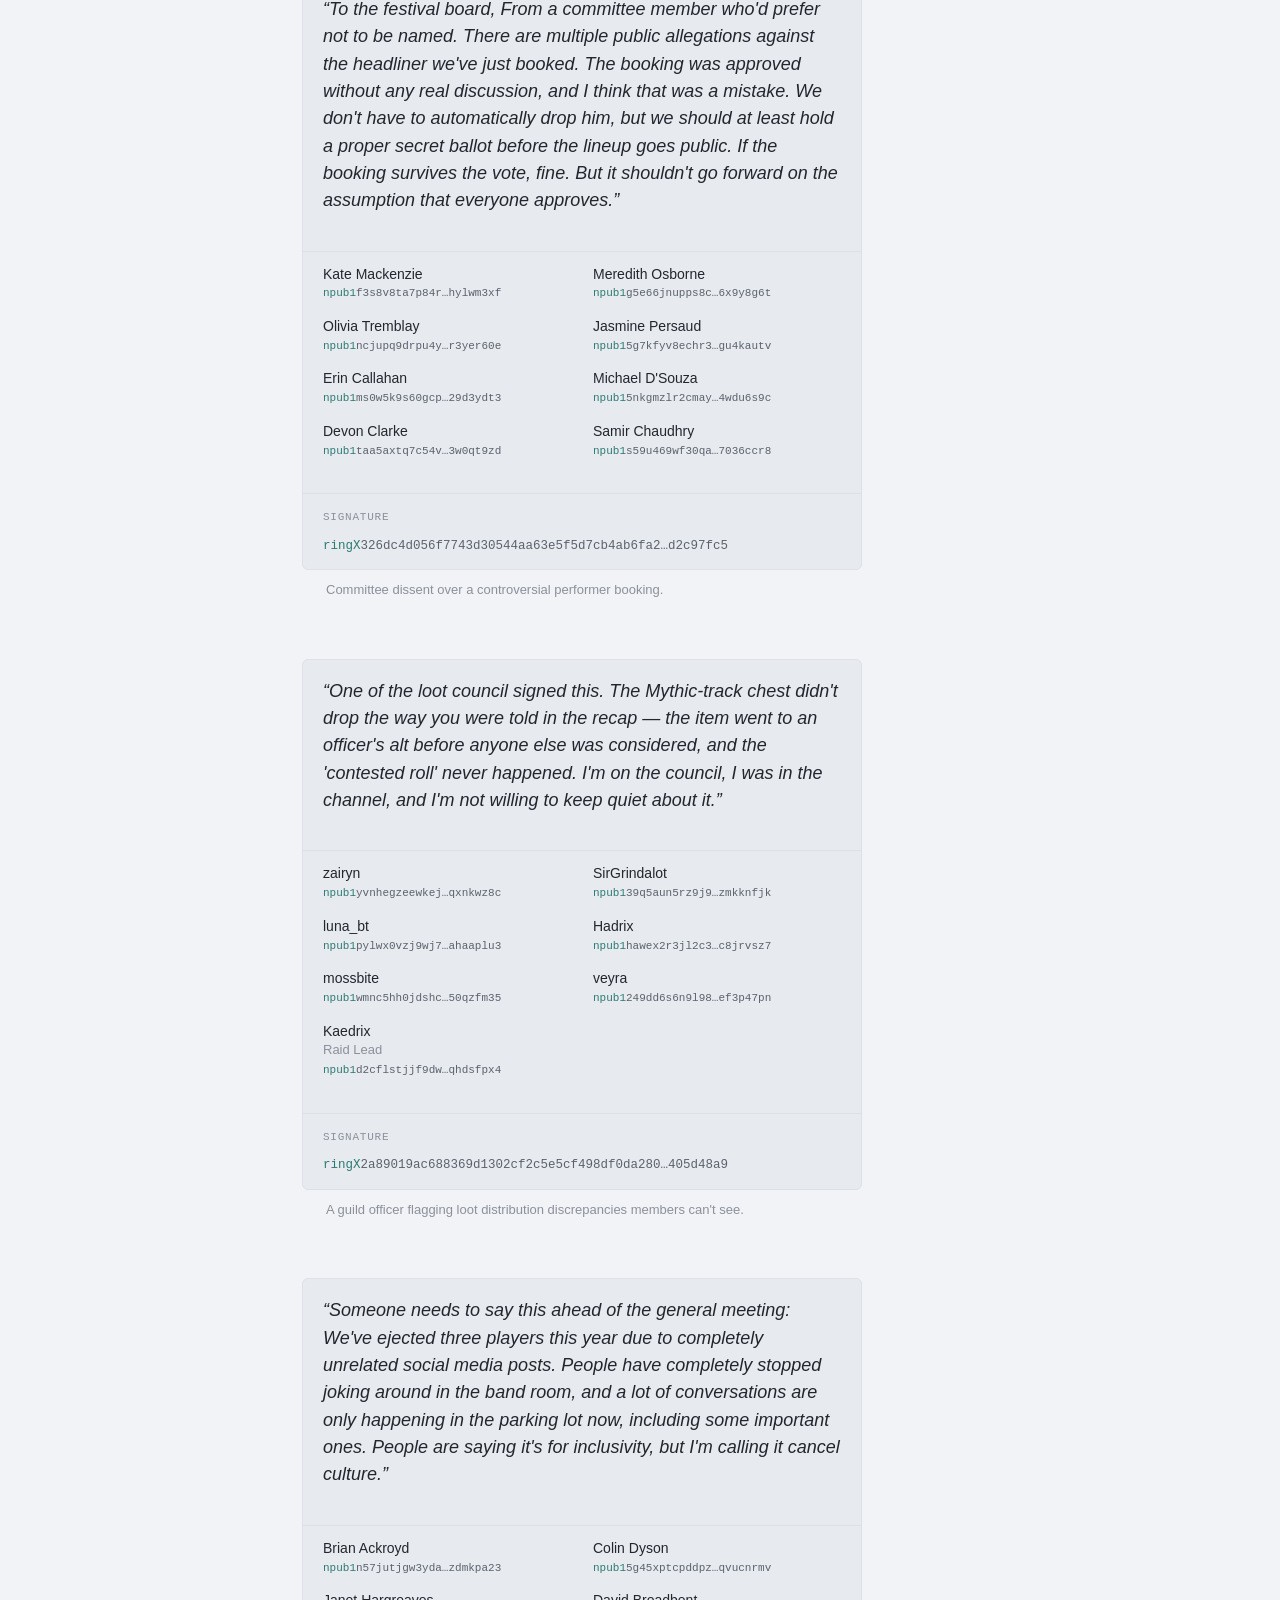
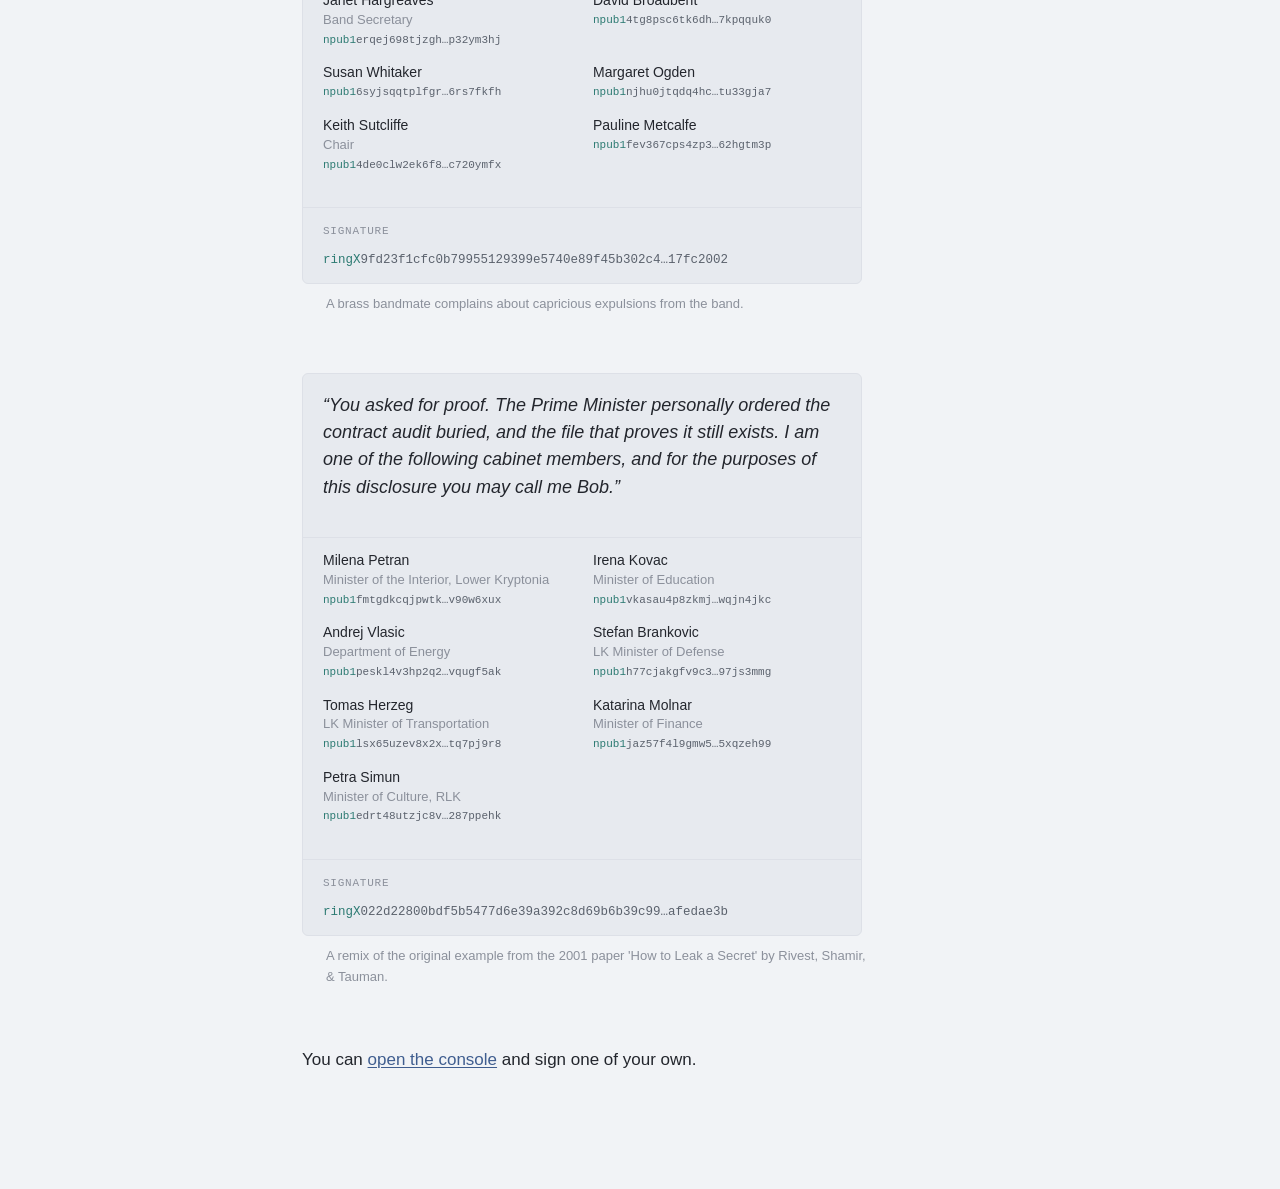
<file: examples.html>
<!DOCTYPE html>
<html lang="en">
<head>
<meta charset="utf-8">
<meta name="viewport" content="width=device-width, initial-scale=1">
<title>Examples · Ring-signed messages in practice — OstrichSign</title>
<script>(function(){var t;try{t=localStorage.getItem('os-theme');}catch(e){}if(!t){t=matchMedia('(prefers-color-scheme: dark)').matches?'dark':'light';}document.documentElement.setAttribute('data-theme',t);})();</script>
<link rel="stylesheet" href="site.css">
</head>
<body>
<div class="wrap">

  <nav class="nav">
    <a class="wm" href="index.html">Ostrich<span class="ring">Sign</span></a>
    <div class="links">
      <a class="lnk" href="index.html">Home</a>
      <a class="lnk" href="about.html">About</a>
      <a class="lnk on" href="examples.html">Examples</a>
      <a class="lnk" href="console.html">Console</a>
      <a class="lnk" href="faq.html">FAQ</a>
      <a class="lnk" href="reading.html">Further reading</a>
      <button id="themeBtn" class="themetoggle" onclick="toggleTheme()" aria-label="Switch theme">
        <svg class="ic-moon" width="17" height="17" viewBox="0 0 24 24" fill="none" stroke="currentColor" stroke-width="1.6" aria-hidden="true"><path d="M21 12.8A8.5 8.5 0 1 1 11.2 3 6.6 6.6 0 0 0 21 12.8z"/></svg>
        <svg class="ic-sun" width="17" height="17" viewBox="0 0 24 24" fill="none" stroke="currentColor" stroke-width="1.6" aria-hidden="true"><circle cx="12" cy="12" r="4.2"/><path d="M12 2v2M12 20v2M4.9 4.9l1.4 1.4M17.7 17.7l1.4 1.4M2 12h2M20 12h2M4.9 19.1l1.4-1.4M17.7 6.3l1.4-1.4"/></svg>
      </button>
    </div>
  </nav>

  <article class="prose">
    <h1>Examples</h1>
    <!-- <p class="standfirst">These are fictional, illustrative examples of what people might use ring signatures to say.</p> -->

    <p>Below is a list of example ostrichsign outputs using fictional names and dummy keys, based on scenarios that could plausibly happen in real life.</p>

    <div id="examples-list"></div>
    <noscript><p>The examples need JavaScript to render.</p></noscript>

    <p>You can <a href="console.html">open the console</a> and sign one of your own.</p>
  </article>



</div>
<script src="examples.js"></script>
<script src="signed-card.js"></script>
<script>
function toggleTheme(){var h=document.documentElement,t=h.getAttribute('data-theme')==='dark'?'light':'dark';h.setAttribute('data-theme',t);try{localStorage.setItem('os-theme',t);}catch(e){}}
</script>
</body>
</html>
</file>
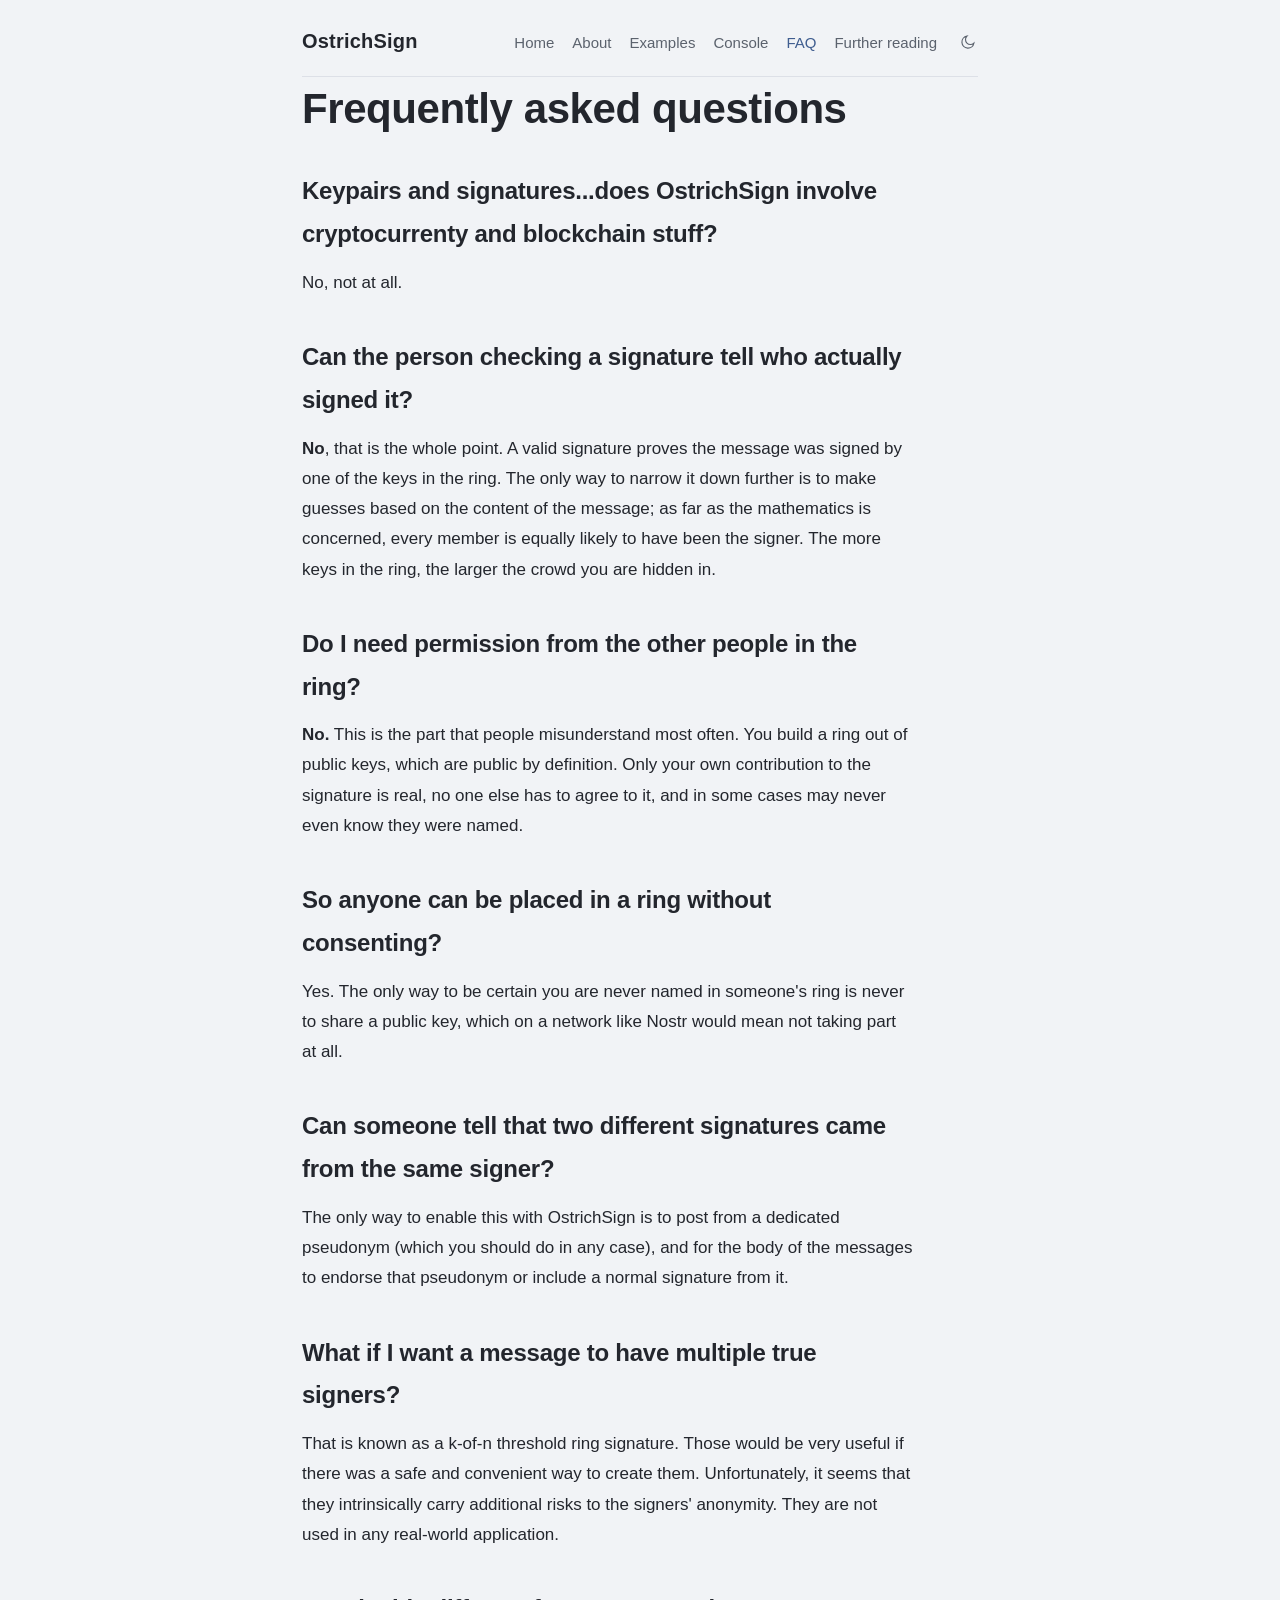
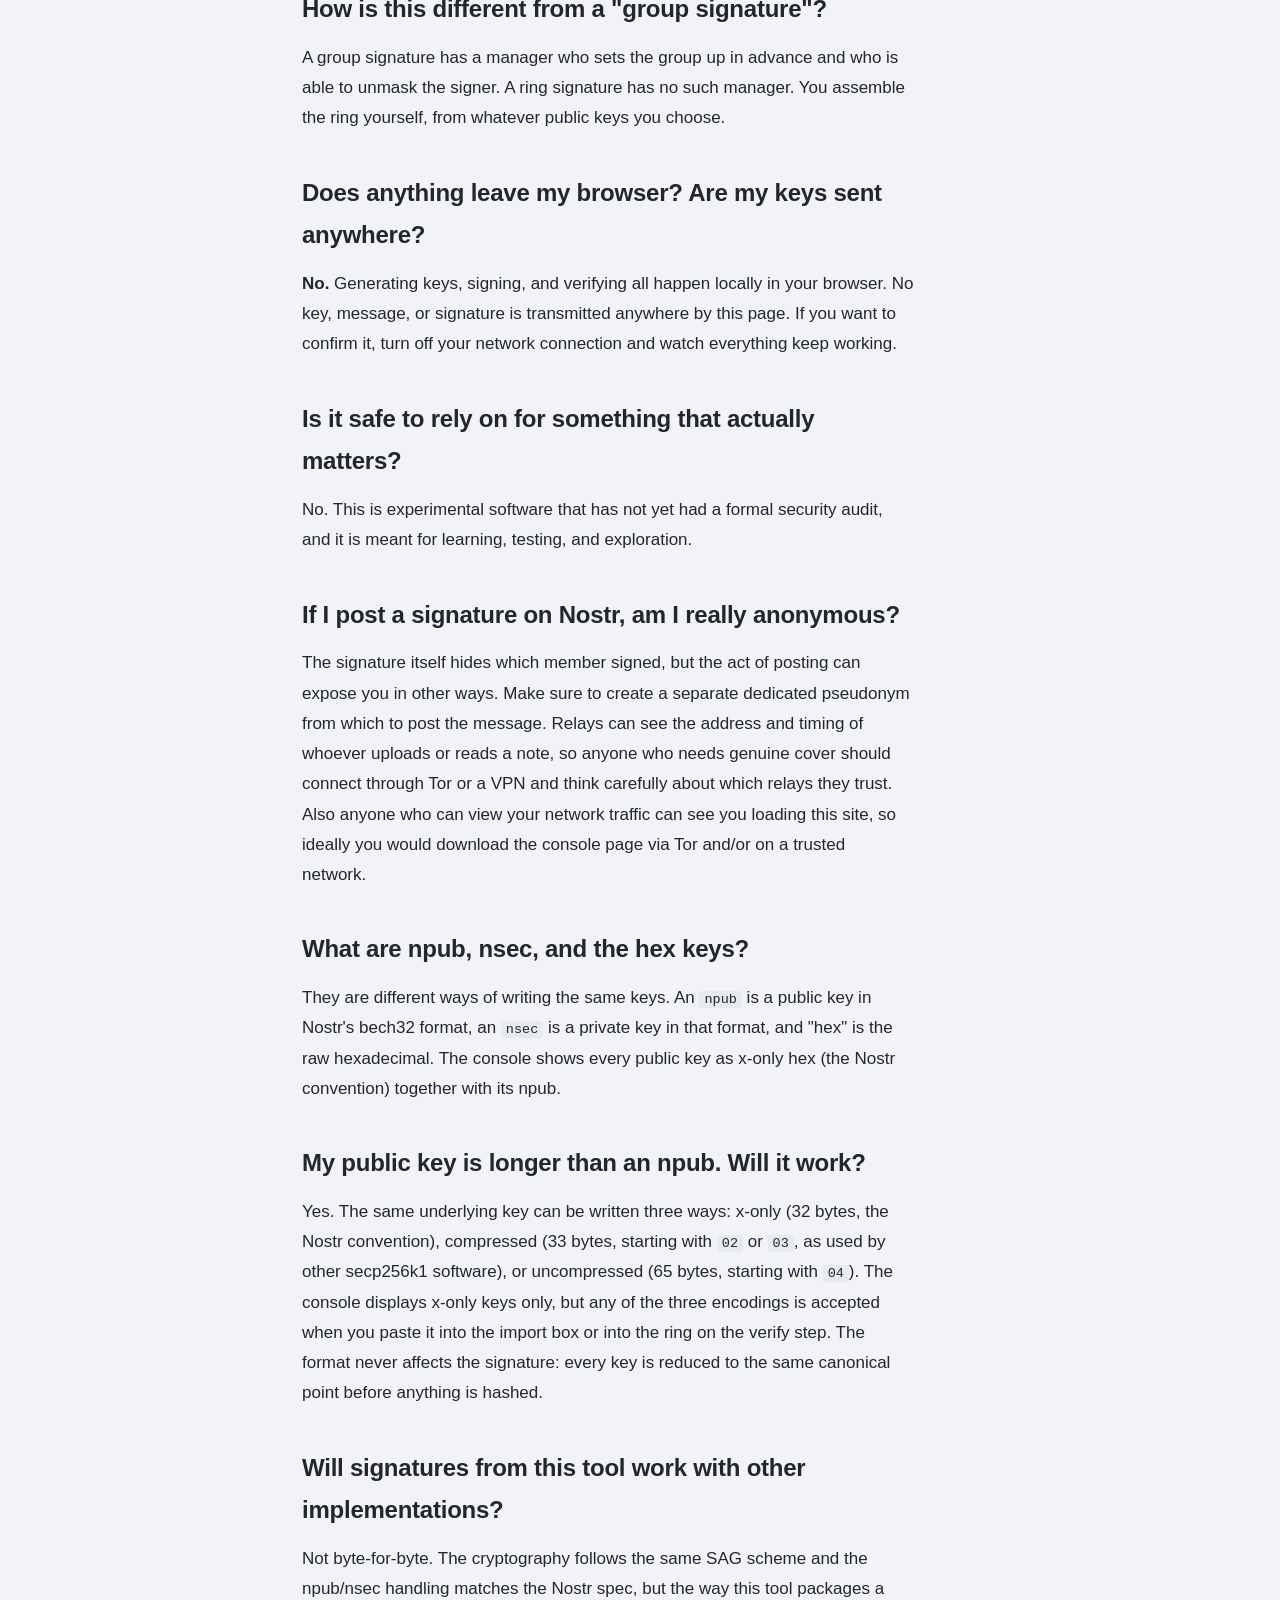
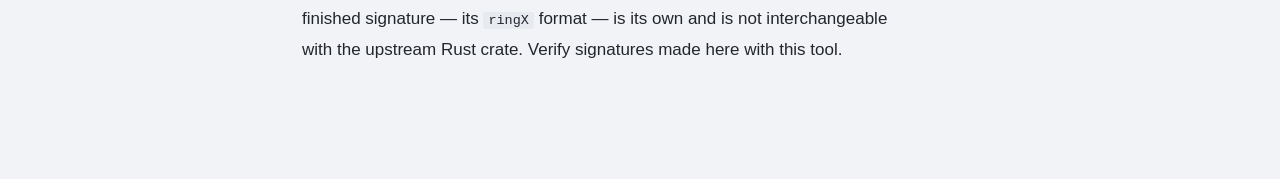
<file: faq.html>
<!DOCTYPE html>
<html lang="en">
<head>
<meta charset="utf-8">
<meta name="viewport" content="width=device-width, initial-scale=1">
<title>FAQ — OstrichSign</title>
<script>(function(){var t;try{t=localStorage.getItem('os-theme');}catch(e){}if(!t){t=matchMedia('(prefers-color-scheme: dark)').matches?'dark':'light';}document.documentElement.setAttribute('data-theme',t);})();</script>
<link rel="stylesheet" href="site.css">
</head>
<body>
<div class="wrap">

  <nav class="nav">
    <a class="wm" href="index.html">Ostrich<span class="ring">Sign</span></a>
    <div class="links">
      <a class="lnk" href="index.html">Home</a>
      <a class="lnk" href="about.html">About</a>
      <a class="lnk" href="examples.html">Examples</a>
      <a class="lnk" href="console.html">Console</a>
      <a class="lnk on" href="faq.html">FAQ</a>
      <a class="lnk" href="reading.html">Further reading</a>
      <button id="themeBtn" class="themetoggle" onclick="toggleTheme()" aria-label="Switch theme">
        <svg class="ic-moon" width="17" height="17" viewBox="0 0 24 24" fill="none" stroke="currentColor" stroke-width="1.6" aria-hidden="true"><path d="M21 12.8A8.5 8.5 0 1 1 11.2 3 6.6 6.6 0 0 0 21 12.8z"/></svg>
        <svg class="ic-sun" width="17" height="17" viewBox="0 0 24 24" fill="none" stroke="currentColor" stroke-width="1.6" aria-hidden="true"><circle cx="12" cy="12" r="4.2"/><path d="M12 2v2M12 20v2M4.9 4.9l1.4 1.4M17.7 17.7l1.4 1.4M2 12h2M20 12h2M4.9 19.1l1.4-1.4M17.7 6.3l1.4-1.4"/></svg>
      </button>
    </div>
  </nav>

  <article class="prose">
    <h1>Frequently asked questions</h1>
   

    <h2>Keypairs and signatures...does OstrichSign involve cryptocurrenty and blockchain stuff?</h2>
    <p>No, not at all.</p>
    
    <h2>Can the person checking a signature tell who actually signed it?</h2>
    <p><b>No</b>, that is the whole point. A valid signature proves the message was signed by one of the keys in the ring. The only way to narrow it down further is to make guesses based on the content of the message; as far as the mathematics is concerned, every member is equally likely to have been the signer. The more keys in the ring, the larger the crowd you are hidden in.</p>

    <h2>Do I need permission from the other people in the ring?</h2>
    <p><b>No.</b> This is the part that people misunderstand most often. You build a ring out of public keys, which are public by definition. Only your own contribution to the signature is real, no one else has to agree to it, and in some cases may never even know they were named.</p>

    <h2>So anyone can be placed in a ring without consenting?</h2>
    <p>Yes. The only way to be certain you are never named in someone's ring is never to share a public key, which on a network like Nostr would mean not taking part at all.</p>

    <h2>Can someone tell that two different signatures came from the same signer?</h2>
    <p>The only way to enable this with OstrichSign is to post from a dedicated pseudonym (which you should do in any case), and for the body of the messages to endorse that pseudonym or include a normal signature from it.</p>

    <h2>What if I want a message to have multiple true signers?</h2>
    <p>That is known as a k-of-n threshold ring signature. Those would be very useful if there was a safe and convenient way to create them. Unfortunately, it seems that they intrinsically carry additional risks to the signers' anonymity. They are not used in any real-world application.</p>

    <h2>How is this different from a "group signature"?</h2>
    <p>A group signature has a manager who sets the group up in advance and who is able to unmask the signer. A ring signature has no such manager. You assemble the ring yourself, from whatever public keys you choose.</p>

    <h2>Does anything leave my browser? Are my keys sent anywhere?</h2>
    <p><b>No.</b> Generating keys, signing, and verifying all happen locally in your browser. No key, message, or signature is transmitted anywhere by this page. If you want to confirm it, turn off your network connection and watch everything keep working.</p>

    <h2>Is it safe to rely on for something that actually matters?</h2>
    <p>No. This is experimental software that has not yet had a formal security audit, and it is meant for learning, testing, and exploration.</p>

    <h2>If I post a signature on Nostr, am I really anonymous?</h2>
    <p>The signature itself hides which member signed, but the act of posting can expose you in other ways. Make sure to create a separate dedicated pseudonym from which to post the message. Relays can see the address and timing of whoever uploads or reads a note, so anyone who needs genuine cover should connect through Tor or a VPN and think carefully about which relays they trust. Also anyone who can view your network traffic can see you loading this site, so ideally you would download the console page via Tor and/or on a trusted network.</p>

    <h2>What are npub, nsec, and the hex keys?</h2>
    <p>They are different ways of writing the same keys. An <code>npub</code> is a public key in Nostr's bech32 format, an <code>nsec</code> is a private key in that format, and "hex" is the raw hexadecimal. The console shows every public key as x-only hex (the Nostr convention) together with its npub.</p>

    <h2>My public key is longer than an npub. Will it work?</h2>
    <p>Yes. The same underlying key can be written three ways: x-only (32 bytes, the Nostr convention), compressed (33 bytes, starting with <code>02</code> or <code>03</code>, as used by other secp256k1 software), or uncompressed (65 bytes, starting with <code>04</code>). The console displays x-only keys only, but any of the three encodings is accepted when you paste it into the import box or into the ring on the verify step. The format never affects the signature: every key is reduced to the same canonical point before anything is hashed.</p>

    <h2>Will signatures from this tool work with other implementations?</h2>
    <p>Not byte-for-byte. The cryptography follows the same SAG scheme and the npub/nsec handling matches the Nostr spec, but the way this tool packages a finished signature — its <code>ringX</code> format — is its own and is not interchangeable with the upstream Rust crate. Verify signatures made here with this tool.</p>

    
  </article>



</div>
<script>
function toggleTheme(){var h=document.documentElement,t=h.getAttribute('data-theme')==='dark'?'light':'dark';h.setAttribute('data-theme',t);try{localStorage.setItem('os-theme',t);}catch(e){}}
</script>
</body>
</html>
</file>
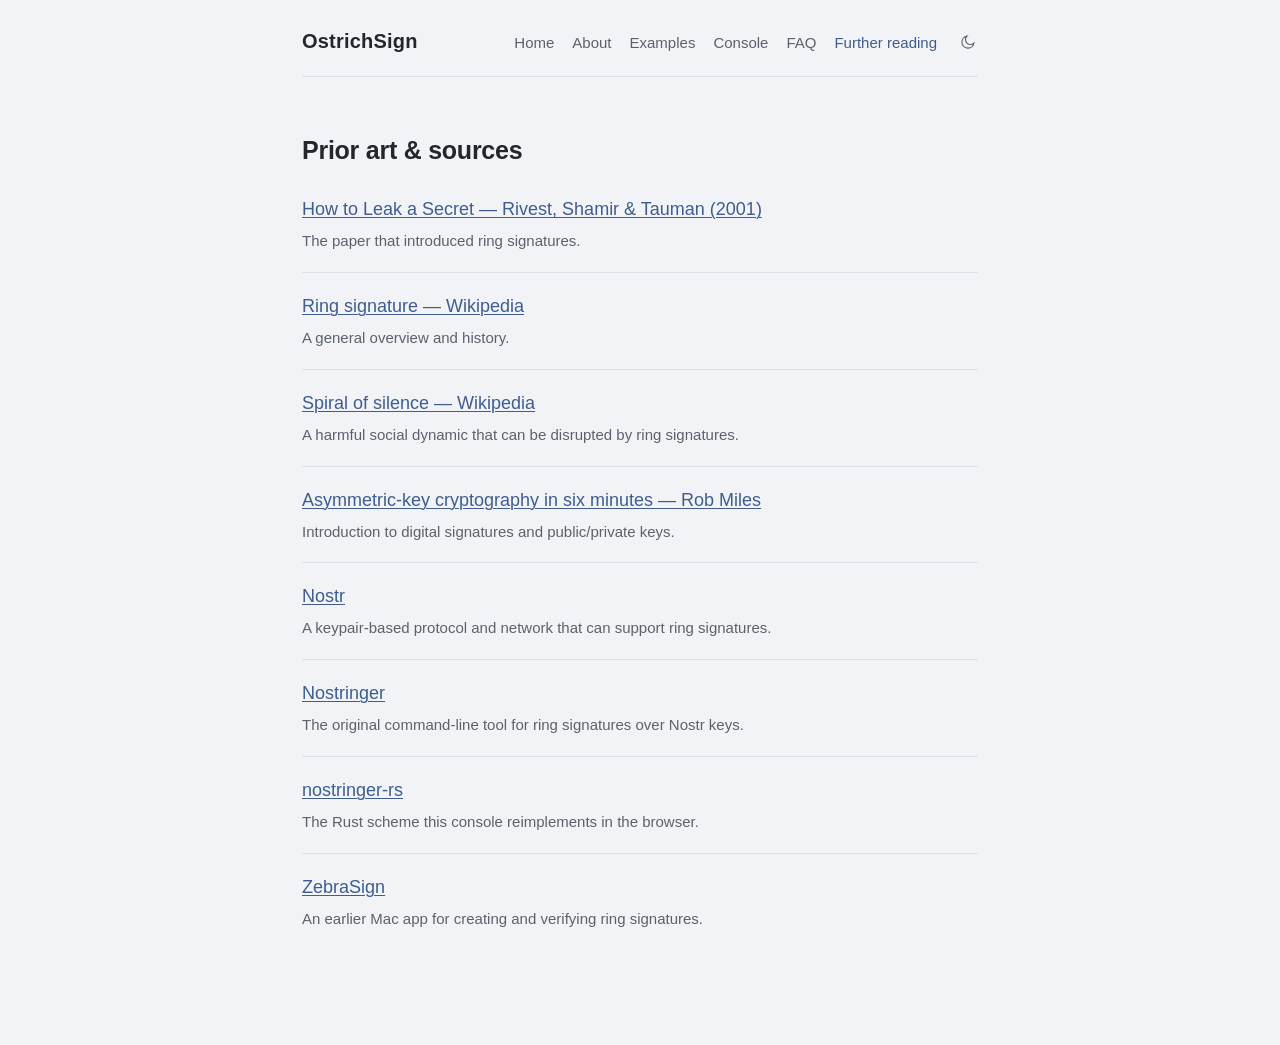
<file: reading.html>
<!DOCTYPE html>
<html lang="en">
<head>
<meta charset="utf-8">
<meta name="viewport" content="width=device-width, initial-scale=1">
<title>Further reading — OstrichSign</title>
<script>(function(){var t;try{t=localStorage.getItem('os-theme');}catch(e){}if(!t){t=matchMedia('(prefers-color-scheme: dark)').matches?'dark':'light';}document.documentElement.setAttribute('data-theme',t);})();</script>
<link rel="stylesheet" href="site.css">
</head>
<body>
<div class="wrap">

  <nav class="nav">
    <a class="wm" href="index.html">Ostrich<span class="ring">Sign</span></a>
    <div class="links">
      <a class="lnk" href="index.html">Home</a>
      <a class="lnk" href="about.html">About</a>
      <a class="lnk" href="examples.html">Examples</a>
      <a class="lnk" href="console.html">Console</a>
      <a class="lnk" href="faq.html">FAQ</a>
      <a class="lnk on" href="reading.html">Further reading</a>
      <button id="themeBtn" class="themetoggle" onclick="toggleTheme()" aria-label="Switch theme">
        <svg class="ic-moon" width="17" height="17" viewBox="0 0 24 24" fill="none" stroke="currentColor" stroke-width="1.6" aria-hidden="true"><path d="M21 12.8A8.5 8.5 0 1 1 11.2 3 6.6 6.6 0 0 0 21 12.8z"/></svg>
        <svg class="ic-sun" width="17" height="17" viewBox="0 0 24 24" fill="none" stroke="currentColor" stroke-width="1.6" aria-hidden="true"><circle cx="12" cy="12" r="4.2"/><path d="M12 2v2M12 20v2M4.9 4.9l1.4 1.4M17.7 17.7l1.4 1.4M2 12h2M20 12h2M4.9 19.1l1.4-1.4M17.7 6.3l1.4-1.4"/></svg>
      </button>
    </div>
  </nav>

  <section class="section">
    <h2>Prior art &amp; sources</h2>
    <ul class="sources">
      <li><a href="https://people.csail.mit.edu/rivest/pubs/RST01.pdf" target="_blank" rel="noopener">How to Leak a Secret — Rivest, Shamir &amp; Tauman (2001)</a>
        <div class="d">The paper that introduced ring signatures.</div></li>
      <li><a href="https://en.wikipedia.org/wiki/Ring_signature" target="_blank" rel="noopener">Ring signature — Wikipedia</a>
        <div class="d">A general overview and history.</div></li>
      <li><a href="https://en.wikipedia.org/wiki/Spiral_of_silence" target="_blank" rel="noopener">Spiral of silence — Wikipedia</a>
        <div class="d">A harmful social dynamic that can be disrupted by ring signatures.</div></li>
      <li><a href="https://www.youtube.com/watch?v=GSIDS_lvRv4" target="_blank" rel="noopener">Asymmetric-key cryptography in six minutes — Rob Miles</a>
        <div class="d">Introduction to digital signatures and public/private keys.</div></li>
      <li><a href="https://nostr.com/" target="_blank" rel="noopener">Nostr</a>
        <div class="d">A keypair-based protocol and network that can support ring signatures.</div></li>
      <li><a href="https://github.com/AbdelStark/nostringer" target="_blank" rel="noopener">Nostringer</a>
        <div class="d">The original command-line tool for ring signatures over Nostr keys.</div></li>
      <li><a href="https://github.com/AbdelStark/nostringer-rs" target="_blank" rel="noopener">nostringer-rs</a>
        <div class="d">The Rust scheme this console reimplements in the browser.</div></li>
      <li><a href="https://github.com/LoadingScreen/zebra" target="_blank" rel="noopener">ZebraSign</a>
        <div class="d">An earlier Mac app for creating and verifying ring signatures.</div></li>
    </ul>
  </section>



</div>
<script>
function toggleTheme(){var h=document.documentElement,t=h.getAttribute('data-theme')==='dark'?'light':'dark';h.setAttribute('data-theme',t);try{localStorage.setItem('os-theme',t);}catch(e){}}
</script>
</body>
</html>
</file>
<file: site.css>
/* ============================================================
   OstrichSign — shared site styling
   Quiet, traditional, readable. Serif on cool neutral paper, hairline
   rules instead of boxes, a calm slate-blue accent that holds up in
   both light and dark. The console (console.html) keeps its own look
   and does not use this file.
   ============================================================ */

:root{
  --bg:#f1f3f6;
  --surface:#e7eaef;
  --ink:#23262d;
  --muted:#5b626d;
  --faint:#8b909b;
  --rule:#dde0e7;
  --accent:#3f5d8f;
  --accent-hover:#33507a;
  --accent-soft:rgba(63,93,143,.10);
  --accent2:#2c7a72;
  --serif:Helvetica,Arial,sans-serif;
  --mono:ui-monospace,SFMono-Regular,Menlo,Consolas,'Liberation Mono',monospace;
}
html[data-theme="dark"]{
  --bg:#11141a;
  --surface:#191d25;
  --ink:#e4e7ee;
  --muted:#9aa1ad;
  --faint:#646b78;
  --rule:#262b34;
  --accent:#8aa6d8;
  --accent-hover:#a6bee4;
  --accent-soft:rgba(138,166,216,.13);
  --accent2:#6fbdb2;
}

*{box-sizing:border-box}
html,body{margin:0;background:var(--bg);color:var(--ink);
  font-family:var(--serif);font-size:17px;line-height:1.72;
  -webkit-font-smoothing:antialiased}
body{min-height:100vh}
.wrap{max-width:720px;margin:0 auto;padding:0 22px 96px}
a{color:var(--accent)}
a:hover{color:var(--accent-hover)}
::selection{background:var(--accent-soft)}

/* ---------- top nav ---------- */
.nav{display:flex;align-items:baseline;gap:16px;flex-wrap:wrap;
  padding:24px 0 18px;margin-bottom:8px;border-bottom:1px solid var(--rule)}
.nav .wm{font-size:20px;font-weight:600;letter-spacing:.01em;color:var(--ink);text-decoration:none}
.nav .wm .ring{color:inherit}
.nav .links{margin-left:auto;display:flex;align-items:baseline;gap:18px;flex-wrap:wrap}
.nav a.lnk{font-size:15px;color:var(--muted);text-decoration:none}
.nav a.lnk:hover{color:var(--ink)}
.nav a.lnk.on{color:var(--accent)}

/* theme toggle */
.themetoggle{background:none;border:0;padding:2px;margin:0 0 0 2px;cursor:pointer;
  color:var(--muted);line-height:0;align-self:center;border-radius:3px}
.themetoggle:hover{color:var(--ink)}
.themetoggle .ic-sun{display:none}
.themetoggle .ic-moon{display:inline}
html[data-theme="dark"] .themetoggle .ic-sun{display:inline}
html[data-theme="dark"] .themetoggle .ic-moon{display:none}

/* ---------- hero (home) ---------- */
.hero{padding:46px 0 8px}
.hero .meta-line{font-family:var(--mono);font-size:12px;letter-spacing:.04em;
  color:var(--faint);margin:0 0 14px}
.hero h1{font-size:clamp(36px,7vw,58px);font-weight:600;letter-spacing:-.01em;
  line-height:1.05;margin:0;color:var(--ink)}
.hero h1 .ring{color:inherit}
.lede{font-size:20px;line-height:1.6;color:var(--muted);max-width:34em;margin:22px 0 0}
.lede b{color:var(--ink);font-weight:500}

/* ---------- buttons (quiet) ---------- */
.btnrow{display:flex;gap:12px;flex-wrap:wrap;margin-top:30px}
.btn{font-family:var(--serif);font-size:16px;color:var(--accent);
  border:1px solid var(--rule);background:transparent;padding:9px 18px;border-radius:3px;
  text-decoration:none;display:inline-block;transition:.14s}
.btn:hover{border-color:var(--accent);background:var(--accent-soft);color:var(--accent-hover)}

/* ---------- generic sections ---------- */
.section{margin-top:52px}
.section > h2{font-size:25px;font-weight:600;letter-spacing:-.01em;margin:0 0 16px}
.lead-block{font-size:17px;color:var(--muted);max-width:36em;margin:0}
.lead-block p{margin:0 0 16px}

/* ---------- prose (the article you paste / I draft) ---------- */
.prose{font-size:17px;line-height:1.78;color:var(--ink);max-width:36em}
.prose h1{font-size:clamp(30px,5vw,42px);font-weight:600;letter-spacing:-.01em;
  line-height:1.12;margin:8px 0 6px}
.prose .standfirst{font-size:19px;color:var(--muted);font-style:italic;margin:0 0 30px}
.prose h2{font-size:24px;font-weight:600;letter-spacing:-.01em;margin:38px 0 12px}
.prose h3{font-size:19px;font-weight:600;margin:30px 0 10px}
.prose p{margin:0 0 18px}
.prose a{text-decoration:underline;text-underline-offset:2px;text-decoration-thickness:.5px}
.prose b,.prose strong{color:var(--ink);font-weight:600}
.prose em{font-style:italic}
.prose ul{margin:0 0 18px;padding-left:20px;list-style:none}
.prose ul li{position:relative;margin:0 0 12px;padding-left:4px}
.prose ul li:before{content:"";position:absolute;left:-14px;top:.82em;
  width:5px;height:5px;border-radius:50%;background:var(--accent)}
.prose blockquote{margin:22px 0;padding:2px 0 2px 22px;border-left:2px solid var(--rule);
  color:var(--muted);font-style:italic}
.prose code{font-family:var(--mono);font-size:13.5px;color:var(--ink);
  background:var(--surface);border-radius:3px;padding:1px 5px}
.prose hr{border:0;border-top:1px solid var(--rule);margin:34px 0}

/* gentle handoff into the console (no box) */
.handoff{margin:34px 0;padding:20px 0;border-top:1px solid var(--rule);border-bottom:1px solid var(--rule)}
.handoff p{margin:0 0 14px;color:var(--muted);font-style:italic;max-width:38em}
.handoff p b{color:var(--ink);font-style:normal;font-weight:600}

/* ---------- related tools: roomy stacked entries, not a grid ---------- */
.related .item{padding:26px 0;border-top:1px solid var(--rule)}
.related .item:first-of-type{border-top:0;padding-top:8px}
.related .item h3{font-size:22px;font-weight:600;margin:0 0 6px}
.related .item h3 a{color:var(--ink);text-decoration:none}
.related .item h3 a:hover{color:var(--accent)}
.related .item .src{font-family:var(--mono);font-size:12.5px;color:var(--faint);margin:0 0 12px}
.related .item p{margin:0 0 10px;color:var(--muted);max-width:40em}
.related .item p:last-child{margin-bottom:0}

/* ---------- sources list (no boxes) ---------- */
.sources{list-style:none;margin:0;padding:0}
.sources li{padding:18px 0;border-top:1px solid var(--rule)}
.sources li:first-child{border-top:0;padding-top:6px}
.sources a{font-size:18px;color:var(--accent);text-decoration:underline;text-underline-offset:2px;text-decoration-thickness:.5px}
.sources a:hover{color:var(--accent-hover)}
.sources .d{color:var(--muted);font-size:15px;margin-top:3px;max-width:40em}

/* ---------- footer ---------- */
footer{margin-top:64px;padding-top:20px;border-top:1px solid var(--rule);
  color:var(--faint);font-size:14px;line-height:1.65}
footer p{margin:0 0 10px;max-width:46em}
footer .fnav a{color:var(--muted);text-decoration:none}
footer .fnav a:hover{color:var(--accent)}

/* ---------- paste-here placeholder (delete when you add content) ---------- */
.slot{border:1px dashed var(--accent);background:var(--accent-soft);border-radius:3px;
  padding:18px;color:var(--muted);font-size:15px;line-height:1.6;font-style:italic}
.slot b{color:var(--accent);font-style:normal}

@media(max-width:560px){
  .nav{padding-top:20px}
  .nav .links{margin-left:0;width:100%;gap:16px}
  .hero{padding-top:34px}
  .btn{flex:1;text-align:center}
}

/* ---- signed-message cards (homepage hero + examples page) ---- */
.signed{border:1px solid var(--rule);border-radius:6px;background:var(--surface);max-width:560px;margin:36px 0 2px}
.sx .signed{min-height:var(--sx-min,0px)}
.signed-msg{font-size:18px;line-height:1.52;color:var(--ink);margin:0;padding:18px 20px 18px;font-style:italic;white-space:pre-line}
.signed-sec{border-top:1px solid var(--rule);padding:14px 20px}
.signed-k{font-family:var(--mono);font-size:11px;letter-spacing:.07em;color:var(--faint);text-transform:uppercase}
.signed-keys{list-style:none;margin:0;padding:0;display:grid;grid-template-columns:1fr 1fr;gap:14px 22px}
.idrow{min-width:0}
.idmeta{display:flex;flex-direction:column;gap:2px;min-width:0}
.idname{font-family:var(--serif);font-size:14px;color:var(--ink);line-height:1.2;white-space:nowrap;overflow:hidden;text-overflow:ellipsis}
.idtitle{color:var(--faint);font-size:13px;line-height:1.3;margin-top:1px}
.idnpub{font-family:var(--mono);font-size:11px;color:var(--muted);white-space:nowrap;overflow:hidden;text-overflow:ellipsis}
.idnpub .np-pfx{color:var(--accent2)}
.signed-sig{font-family:var(--mono);font-size:12.5px;color:var(--muted);margin-top:9px;word-break:break-all;line-height:1.5}
.signed-sig .pfx{color:var(--accent2)}
.sxdots{display:flex;gap:8px;margin:14px 2px 0;flex-wrap:wrap}
.sxdot{width:7px;height:7px;border-radius:50%;border:0;padding:0;cursor:pointer;background:var(--rule);transition:background .2s,transform .2s}
.sxdot[aria-selected="true"]{background:var(--accent);transform:scale(1.15)}
.signed-cap{font-family:var(--mono);font-size:12px;line-height:1.6;color:var(--faint);margin:15px 2px 0;max-width:54ch}
.herolinks{display:flex;gap:24px;flex-wrap:wrap;margin-top:30px;font-size:16px}
.herolinks a{color:var(--accent);text-decoration:none}
.herolinks a:hover{color:var(--accent-hover);text-decoration:underline;text-underline-offset:3px}
.exitem{margin:44px 0 58px}
.exitem .signed{margin:20px 0 10px}
.ex-about{max-width:58ch;margin:0 0 0 24px}
.ex-about p{margin:0 0 6px;font-size:13px;line-height:1.55;color:var(--faint)}
@media (max-width:520px){.signed-keys{grid-template-columns:1fr}}
@media (prefers-reduced-motion:no-preference){.sx-anim{animation:sxfade .34s ease}}
@keyframes sxfade{from{opacity:.4}to{opacity:1}}
.hero-cta{margin:20px 0 0}
.cta{display:inline-block;padding:9px 16px;border:1px solid var(--accent);border-radius:6px;color:var(--accent);font-family:var(--mono);font-size:14px;text-decoration:none;transition:background .15s,color .15s}
.cta:hover{background:var(--accent);color:var(--bg)}
.prose .signed-keys{padding-left:0}
.prose .signed-keys li{margin:0;padding-left:0}
.prose .signed-keys li:before{content:none;display:none}
</file>
